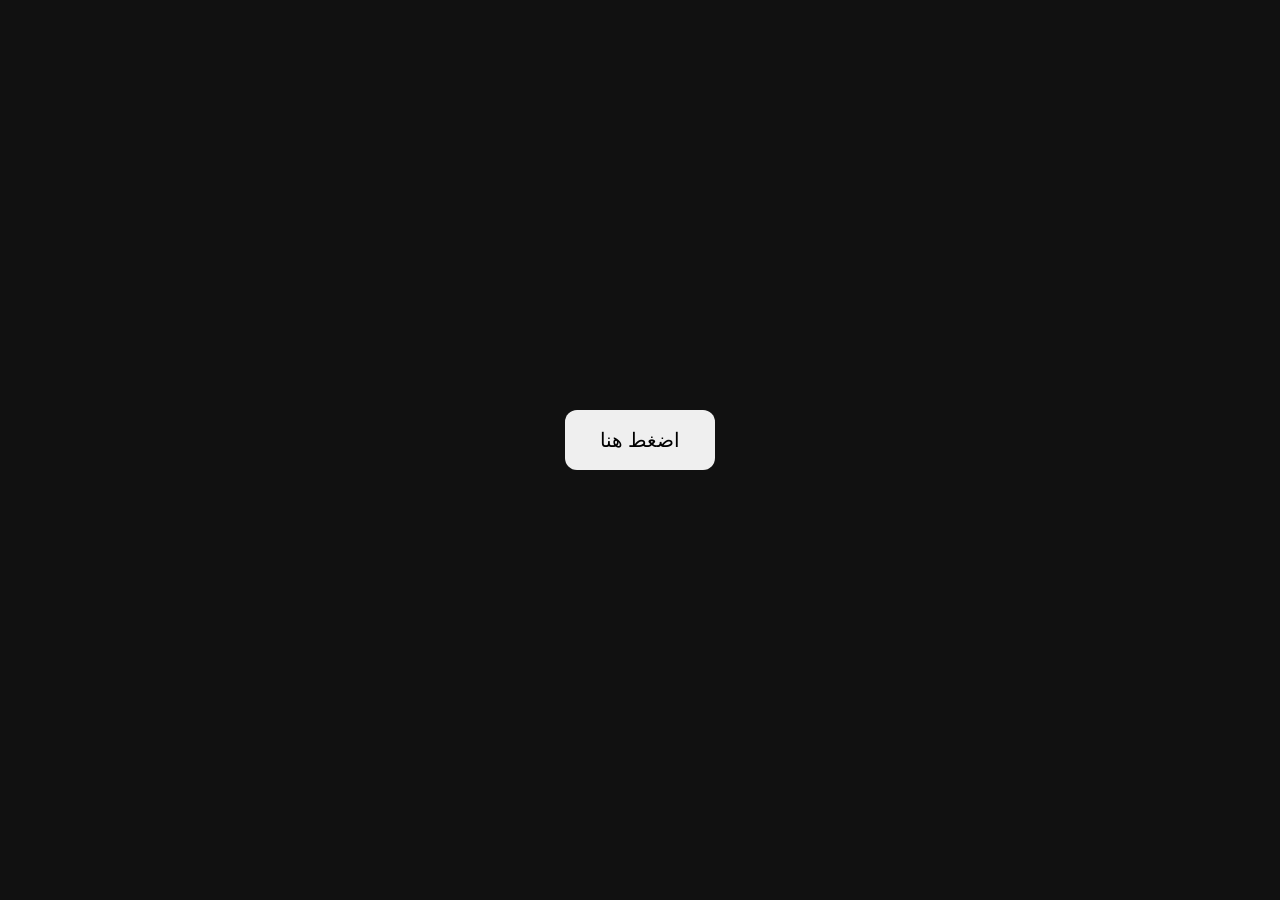
<file: index.html>
<!DOCTYPE html>
<html lang="ar">
<head>
<meta charset="UTF-8">
<title>تجربة</title>
<style>
body {
  margin: 0;
  height: 100vh;
  display: grid;
  place-items: center;
  font-family: Arial;
  background: #111;
  color: white;
}
button {
  padding: 18px 35px;
  font-size: 20px;
  border: 0;
  border-radius: 12px;
  cursor: pointer;
}
#msg {
  margin-top: 20px;
  text-align: center;
}
</style>
</head>
<body>

<div>
  <button onclick="demo()">اضغط هنا</button>
  <div id="msg"></div>
</div>

<script>
function demo() {
  document.body.style.background = "#222";
  document.getElementById("msg").textContent =
    "😄 مجرد تجربة — لم يتم تغيير أي شيء في الهاتف!";
}
</script>

</body>
</html>
</file>
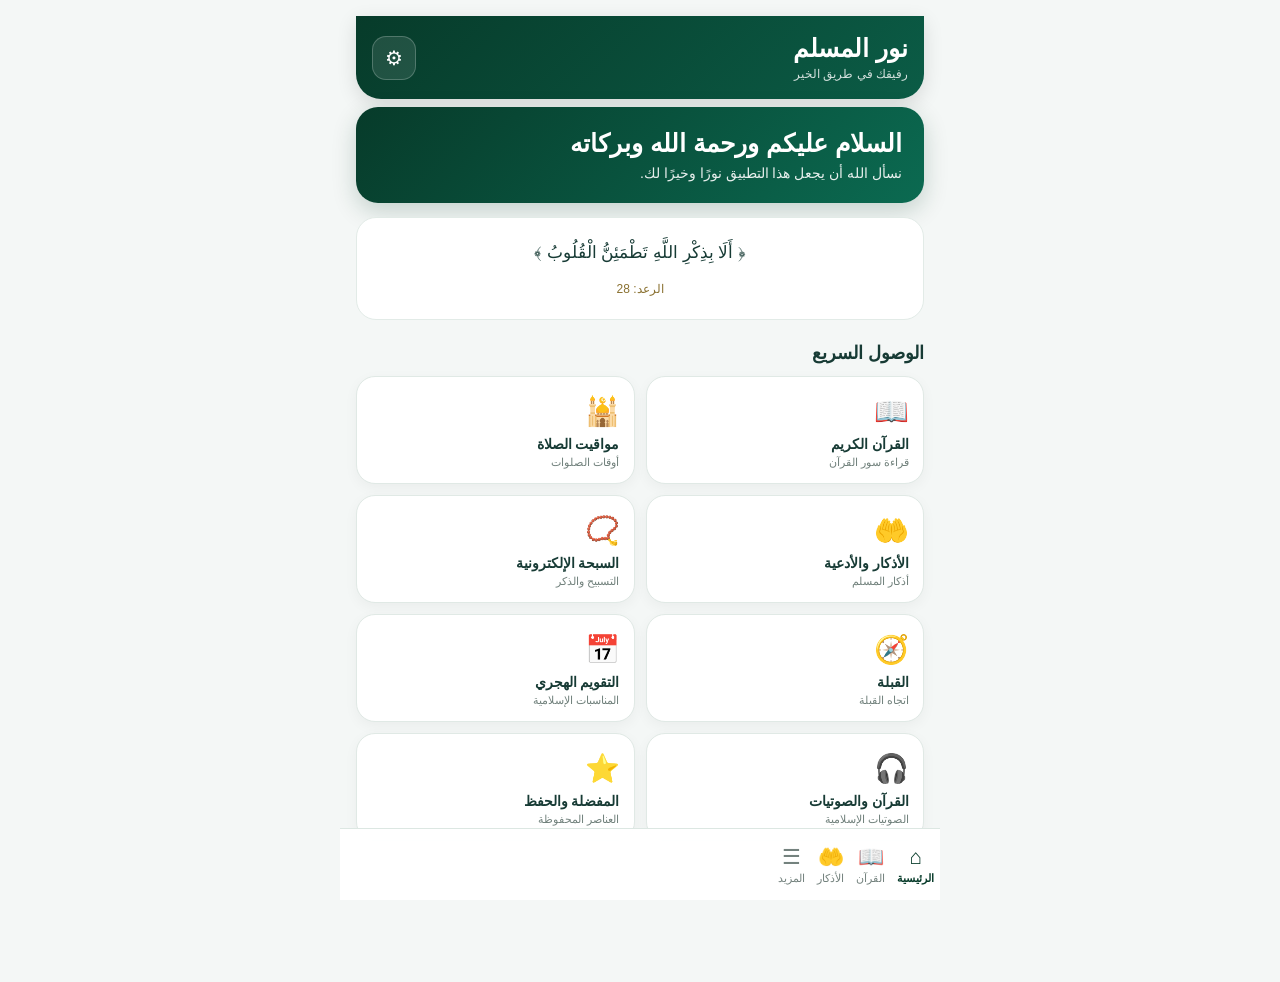
<file: index (1).html>
<!DOCTYPE html>
<html lang="ar" dir="rtl">
<head>
  <meta charset="UTF-8">
  <meta name="viewport" content="width=device-width, initial-scale=1.0, viewport-fit=cover">
  <meta name="theme-color" content="#073b2a">
  <meta name="apple-mobile-web-app-capable" content="yes">
  <meta name="mobile-web-app-capable" content="yes">

  <title>نور المسلم</title>

  <link rel="manifest" href="./manifest.json">

  <style>
    * {
      box-sizing: border-box;
      -webkit-tap-highlight-color: transparent;
    }

    html, body {
      margin: 0;
      padding: 0;
      min-height: 100%;
      background: #f4f7f6;
      color: #173b35;
      font-family: Arial, "Tahoma", sans-serif;
    }

    body {
      padding-bottom: 82px;
    }

    button {
      font-family: inherit;
      cursor: pointer;
    }

    .app {
      width: 100%;
      max-width: 600px;
      margin: auto;
      min-height: 100vh;
    }

    /* =========================
       الهيدر
       ========================= */

    .top-header {
      background:
        linear-gradient(135deg, #073b2a, #0b5c46);
      color: white;
      padding: 18px 16px;
      border-radius: 0 0 25px 25px;
      box-shadow: 0 6px 20px rgba(0,0,0,.12);
    }

    .header-row {
      display: flex;
      align-items: center;
      justify-content: space-between;
      gap: 12px;
    }

    .header-text {
      flex: 1;
    }

    .app-name {
      font-size: 25px;
      font-weight: 800;
    }

    .app-subtitle {
      margin-top: 4px;
      font-size: 12px;
      opacity: .82;
    }

    .header-button {
      width: 44px;
      height: 44px;
      border: 1px solid rgba(255,255,255,.22);
      border-radius: 14px;
      background: rgba(255,255,255,.10);
      color: white;
      font-size: 20px;
    }

    /* =========================
       الصفحات
       ========================= */

    .screen {
      display: none;
      padding: 16px;
      animation: fade .2s ease;
    }

    .screen.active {
      display: block;
    }

    @keyframes fade {
      from {
        opacity: 0;
        transform: translateY(4px);
      }
      to {
        opacity: 1;
        transform: translateY(0);
      }
    }

    .page-title {
      font-size: 24px;
      font-weight: 800;
      margin: 8px 0 16px;
      color: #073b2a;
    }

    /* =========================
       الرئيسية
       ========================= */

    .welcome {
      margin-top: 8px;
      padding: 22px;
      border-radius: 22px;
      background:
        linear-gradient(135deg, #073b2a, #0b6a51);
      color: white;
      box-shadow: 0 8px 25px rgba(7,59,42,.20);
    }

    .welcome h1 {
      margin: 0 0 7px;
      font-size: 25px;
    }

    .welcome p {
      margin: 0;
      opacity: .9;
      font-size: 14px;
    }

    .ayah {
      margin-top: 14px;
      padding: 18px;
      border-radius: 20px;
      background: #fff;
      border: 1px solid #e2ebe7;
      text-align: center;
      line-height: 2;
      font-size: 17px;
    }

    .ayah small {
      display: block;
      margin-top: 7px;
      color: #8a7131;
      font-size: 12px;
    }

    .section-title {
      margin: 22px 0 12px;
      font-size: 18px;
      font-weight: 800;
    }

    .feature-grid {
      display: grid;
      grid-template-columns: repeat(2, 1fr);
      gap: 11px;
    }

    .feature {
      min-height: 105px;
      border: 1px solid #e0e9e5;
      border-radius: 19px;
      background: white;
      box-shadow: 0 4px 14px rgba(0,0,0,.045);
      padding: 14px;
      text-align: right;
      color: #173b35;
    }

    .feature .icon {
      font-size: 28px;
      display: block;
      margin-bottom: 8px;
    }

    .feature strong {
      display: block;
      font-size: 14px;
    }

    .feature span {
      display: block;
      margin-top: 4px;
      color: #71817c;
      font-size: 11px;
    }

    /* =========================
       القرآن
       ========================= */

    .quran-tools {
      display: flex;
      gap: 8px;
      margin-bottom: 14px;
    }

    .search-box {
      flex: 1;
      border: 1px solid #d9e5e0;
      border-radius: 15px;
      background: white;
      padding: 13px;
      outline: none;
      font-family: inherit;
    }

    .quran-status {
      padding: 13px;
      background: #fff8e8;
      border: 1px solid #ead9a4;
      border-radius: 15px;
      font-size: 13px;
      margin-bottom: 12px;
      color: #705d25;
    }

    .surah-list {
      display: grid;
      gap: 9px;
    }

    .surah-card {
      border: 1px solid #e0e9e5;
      border-radius: 17px;
      background: white;
      padding: 15px;
      display: flex;
      align-items: center;
      gap: 13px;
      box-shadow: 0 3px 12px rgba(0,0,0,.04);
    }

    .surah-number {
      width: 43px;
      height: 43px;
      flex: 0 0 43px;
      border-radius: 13px;
      background: #073b2a;
      color: white;
      display: grid;
      place-items: center;
      font-weight: 800;
    }

    .surah-info {
      flex: 1;
    }

    .surah-name {
      font-size: 17px;
      font-weight: 800;
    }

    .surah-meta {
      color: #788681;
      font-size: 11px;
      margin-top: 4px;
    }

    .open-surah {
      border: 0;
      background: #eaf3ef;
      color: #073b2a;
      padding: 10px 12px;
      border-radius: 12px;
      font-weight: 700;
    }

    .no-results {
      background: white;
      padding: 25px;
      border-radius: 18px;
      text-align: center;
      color: #687873;
    }

    /* =========================
       قراءة السورة
       ========================= */

    .reader {
      background: #fffdf6;
      border: 1px solid #e9dfc3;
      border-radius: 20px;
      padding: 20px 15px;
      box-shadow: 0 4px 18px rgba(0,0,0,.05);
    }

    .reader-head {
      text-align: center;
      border-bottom: 1px solid #eadfbd;
      padding-bottom: 14px;
      margin-bottom: 15px;
    }

    .reader-head h2 {
      margin: 0;
      color: #073b2a;
    }

    .reader-head small {
      color: #8b7330;
    }

    .verse {
      font-family: "Times New Roman", serif;
      font-size: 22px;
      line-height: 2.35;
      text-align: center;
      padding: 12px 4px;
      color: #253f38;
    }

    .verse-number {
      display: inline-grid;
      place-items: center;
      width: 28px;
      height: 28px;
      border: 1px solid #a88d42;
      border-radius: 50%;
      color: #806827;
      font-size: 12px;
      margin: 0 5px;
      vertical-align: middle;
    }

    .back-button {
      border: 0;
      background: #073b2a;
      color: white;
      border-radius: 13px;
      padding: 11px 16px;
      margin-bottom: 13px;
    }

    /* =========================
       البطاقات العامة
       ========================= */

    .card {
      background: white;
      border: 1px solid #e0e9e5;
      border-radius: 19px;
      padding: 18px;
      margin-bottom: 12px;
      box-shadow: 0 4px 15px rgba(0,0,0,.04);
    }

    .card h3 {
      margin: 0 0 8px;
      color: #073b2a;
    }

    .card p {
      margin: 0;
      line-height: 1.9;
      color: #566761;
    }

    /* =========================
       السبحة
       ========================= */

    .tasbeeh {
      text-align: center;
      padding: 25px 10px;
    }

    .counter {
      width: 190px;
      height: 190px;
      border-radius: 50%;
      margin: 20px auto;
      background: #073b2a;
      color: white;
      display: grid;
      place-items: center;
      font-size: 52px;
      font-weight: 800;
      box-shadow: 0 12px 30px rgba(7,59,42,.25);
    }

    .tasbeeh-name {
      font-size: 21px;
      font-weight: 800;
    }

    .tasbeeh-button {
      width: 180px;
      padding: 16px;
      border: 0;
      border-radius: 18px;
      background: #b8953e;
      color: white;
      font-size: 18px;
      font-weight: 800;
    }

    .reset-button {
      margin-top: 12px;
      border: 0;
      background: #edf2ef;
      color: #073b2a;
      padding: 11px 20px;
      border-radius: 13px;
    }

    /* =========================
       الأذكار
       ========================= */

    .dhikr {
      border-right: 4px solid #b8953e;
      line-height: 2;
    }

    .dhikr-title {
      font-weight: 800;
      color: #073b2a;
      margin-bottom: 8px;
    }

    /* =========================
       القبلة
       ========================= */

    .qibla-box {
      text-align: center;
      padding: 30px 10px;
    }

    .compass {
      width: 220px;
      height: 220px;
      border: 8px solid #073b2a;
      border-radius: 50%;
      margin: 20px auto;
      display: grid;
      place-items: center;
      position: relative;
      background: #eef5f2;
    }

    .compass-arrow {
      font-size: 80px;
      color: #b8953e;
    }

    /* =========================
       الصلاة
       ========================= */

    .prayer {
      display: flex;
      justify-content: space-between;
      align-items: center;
      padding: 15px 0;
      border-bottom: 1px solid #edf1ef;
    }

    .prayer:last-child {
      border-bottom: 0;
    }

    .prayer-name {
      font-weight: 800;
    }

    .prayer-time {
      color: #073b2a;
      font-weight: 800;
    }

    /* =========================
       الإعدادات
       ========================= */

    .setting {
      display: flex;
      justify-content: space-between;
      align-items: center;
      padding: 15px 0;
      border-bottom: 1px solid #edf1ef;
    }

    .setting:last-child {
      border-bottom: 0;
    }

    .switch {
      width: 48px;
      height: 27px;
      border-radius: 30px;
      border: 0;
      background: #cdd8d4;
      position: relative;
    }

    .switch.active {
      background: #073b2a;
    }

    .switch::after {
      content: "";
      position: absolute;
      top: 4px;
      right: 4px;
      width: 19px;
      height: 19px;
      border-radius: 50%;
      background: white;
      transition: .2s;
    }

    .switch.active::after {
      right: 25px;
    }

    /* =========================
       القائمة السفلية
       ========================= */

    .bottom-nav {
      position: fixed;
      bottom: 0;
      right: 0;
      left: 0;
      max-width: 600px;
      margin: auto;
      height: 72px;
      background: rgba(255,255,255,.97);
      border-top: 1px solid #dce7e2;
      display: grid;
      grid-template-columns: repeat(4, 1fr);
      z-index: 100;
      padding-bottom: env(safe-area-inset-bottom);
    }

    .nav-btn {
      border: 0;
      background: transparent;
      color: #74827e;
      font-size: 11px;
    }

    .nav-btn .nav-icon {
      display: block;
      font-size: 21px;
      margin-bottom: 3px;
    }

    .nav-btn.active {
      color: #073b2a;
      font-weight: 800;
    }

    /* =========================
       رسالة
       ========================= */

    .toast {
      position: fixed;
      bottom: 88px;
      left: 50%;
      transform: translateX(-50%);
      background: #073b2a;
      color: white;
      padding: 12px 18px;
      border-radius: 14px;
      z-index: 200;
      display: none;
      box-shadow: 0 8px 25px rgba(0,0,0,.2);
      font-size: 13px;
    }

    /* =========================
       الوضع الليلي
       ========================= */

    body.dark {
      background: #071c17;
      color: #e7f0ed;
    }

    body.dark .screen {
      color: #e7f0ed;
    }

    body.dark .feature,
    body.dark .card,
    body.dark .surah-card,
    body.dark .ayah,
    body.dark .no-results,
    body.dark .search-box {
      background: #102a23;
      border-color: #25463c;
      color: #e7f0ed;
    }

    body.dark .feature span,
    body.dark .surah-meta,
    body.dark .card p {
      color: #aebfba;
    }

    body.dark .page-title,
    body.dark .section-title,
    body.dark .feature strong,
    body.dark .surah-name {
      color: #e7f0ed;
    }

    body.dark .bottom-nav {
      background: #0c241e;
      border-color: #25463c;
    }

    body.dark .nav-btn {
      color: #aebfba;
    }

    body.dark .nav-btn.active {
      color: #d5b35a;
    }

    /* =========================
       لوحة التحكم الخارجية
       تُفتح بالرابط ?admin=1
       ========================= */

    .admin-panel {
      display: none;
      min-height: 100vh;
      padding: 18px 14px 30px;
      background: #f4f7f6;
    }

    .admin-wrap {
      width: 100%;
      max-width: 760px;
      margin: 0 auto;
    }

    .admin-head {
      background: linear-gradient(135deg, #073b2a, #0b6a51);
      color: #fff;
      border-radius: 24px;
      padding: 20px;
      box-shadow: 0 10px 30px rgba(7,59,42,.18);
      margin-bottom: 14px;
    }

    .admin-head-row {
      display: flex;
      align-items: center;
      justify-content: space-between;
      gap: 12px;
    }

    .admin-title {
      margin: 0;
      font-size: 24px;
      font-weight: 800;
    }

    .admin-subtitle {
      margin: 5px 0 0;
      opacity: .86;
      font-size: 13px;
    }

    .admin-back {
      border: 1px solid rgba(255,255,255,.22);
      background: rgba(255,255,255,.10);
      color: #fff;
      width: 44px;
      height: 44px;
      border-radius: 14px;
      font-size: 20px;
    }

    .admin-card {
      background: #fff;
      border-radius: 20px;
      padding: 16px;
      margin-bottom: 12px;
      box-shadow: 0 5px 18px rgba(0,0,0,.06);
    }

    .admin-card h3 {
      margin: 0 0 12px;
      color: #17483d;
      font-size: 17px;
    }

    .admin-grid {
      display: grid;
      grid-template-columns: repeat(2, minmax(0, 1fr));
      gap: 10px;
    }

    .admin-field {
      display: flex;
      flex-direction: column;
      gap: 6px;
    }

    .admin-field.full {
      grid-column: 1 / -1;
    }

    .admin-field label {
      font-size: 12px;
      color: #5d716b;
      font-weight: 700;
    }

    .admin-field input,
    .admin-field textarea {
      width: 100%;
      border: 1px solid #d8e4e0;
      border-radius: 13px;
      padding: 12px;
      font: inherit;
      color: #173b35;
      background: #fbfdfc;
      outline: none;
    }

    .admin-field textarea {
      min-height: 90px;
      resize: vertical;
    }


    .admin-field select {
      width: 100%; border: 1px solid #d8e4e0; border-radius: 13px;
      padding: 12px; font: inherit; color: #173b35; background: #fbfdfc; outline: none;
    }
    body.dark .admin-field select { background:#0a211b; color:#edf7f3; border-color:#29463d; }
    .admin-field input:focus,
    .admin-field textarea:focus {
      border-color: #0b6a51;
      box-shadow: 0 0 0 3px rgba(11,106,81,.10);
    }

    .admin-actions {
      display: grid;
      grid-template-columns: repeat(2, minmax(0, 1fr));
      gap: 10px;
    }

    .admin-btn {
      border: 0;
      border-radius: 14px;
      padding: 13px 12px;
      font: inherit;
      font-weight: 800;
    }

    .admin-btn.primary {
      background: #0b6a51;
      color: #fff;
    }

    .admin-btn.secondary {
      background: #edf4f1;
      color: #17483d;
    }

    .admin-btn.danger {
      background: #f7e9e7;
      color: #8b3c31;
    }

    .admin-note {
      margin: 8px 0 0;
      font-size: 11px;
      line-height: 1.7;
      color: #6b7d77;
    }

    .admin-status {
      display: none;
      margin-top: 10px;
      padding: 10px 12px;
      border-radius: 12px;
      background: #edf7f3;
      color: #17624d;
      font-size: 12px;
      font-weight: 700;
    }

    body.dark .admin-panel {
      background: #071b16;
    }

    body.dark .admin-card {
      background: #102820;
      color: #e8f3ef;
    }

    body.dark .admin-card h3 {
      color: #d8eadf;
    }

    body.dark .admin-field label,
    body.dark .admin-note {
      color: #a7bdb5;
    }

    body.dark .admin-field input,
    body.dark .admin-field textarea {
      background: #0a211b;
      color: #edf7f3;
      border-color: #29463d;
    }

    body.dark .admin-btn.secondary {
      background: #19362d;
      color: #e4f1ec;
    }

    body.dark .admin-status {
      background: #15392e;
      color: #cde9dd;
    }

    @media (max-width: 520px) {
      .admin-grid,
      .admin-actions {
        grid-template-columns: 1fr;
      }

      .admin-field.full {
        grid-column: auto;
      }
    }
  </style>
</head>

<body>

<div class="app">

  <!-- =========================
       الرئيسية
       ========================= -->

  <section class="screen active" id="homeScreen">

    <header class="top-header">
      <div class="header-row">

        <div class="header-text">
          <div class="app-name">نور المسلم</div>
          <div class="app-subtitle">رفيقك في طريق الخير</div>
        </div>

        <button class="header-button" onclick="openScreen('settingsScreen')">
          ⚙
        </button>

      </div>
    </header>

    <div class="welcome">
      <h1>السلام عليكم ورحمة الله وبركاته</h1>
      <p>نسأل الله أن يجعل هذا التطبيق نورًا وخيرًا لك.</p>
    </div>

    <div class="ayah">
      ﴿ أَلَا بِذِكْرِ اللَّهِ تَطْمَئِنُّ الْقُلُوبُ ﴾
      <small>الرعد: 28</small>
    </div>

    <div class="section-title">الوصول السريع</div>

    <div class="feature-grid">

      <button class="feature" onclick="openScreen('quranScreen')">
        <span class="icon">📖</span>
        <strong>القرآن الكريم</strong>
        <span>قراءة سور القرآن</span>
      </button>

      <button class="feature" onclick="openScreen('prayerScreen')">
        <span class="icon">🕌</span>
        <strong>مواقيت الصلاة</strong>
        <span>أوقات الصلوات</span>
      </button>

      <button class="feature" onclick="openScreen('adhkarScreen')">
        <span class="icon">🤲</span>
        <strong>الأذكار والأدعية</strong>
        <span>أذكار المسلم</span>
      </button>

      <button class="feature" onclick="openScreen('tasbeehScreen')">
        <span class="icon">📿</span>
        <strong>السبحة الإلكترونية</strong>
        <span>التسبيح والذكر</span>
      </button>

      <button class="feature" onclick="openScreen('qiblaScreen')">
        <span class="icon">🧭</span>
        <strong>القبلة</strong>
        <span>اتجاه القبلة</span>
      </button>

      <button class="feature" onclick="openScreen('calendarScreen')">
        <span class="icon">📅</span>
        <strong>التقويم الهجري</strong>
        <span>المناسبات الإسلامية</span>
      </button>

      <button class="feature" onclick="openScreen('audioScreen')">
        <span class="icon">🎧</span>
        <strong>القرآن والصوتيات</strong>
        <span>الصوتيات الإسلامية</span>
      </button>

      <button class="feature" onclick="openScreen('favoritesScreen')">
        <span class="icon">⭐</span>
        <strong>المفضلة والحفظ</strong>
        <span>العناصر المحفوظة</span>
      </button>

    </div>

  </section>


  <!-- =========================
       القرآن
       ========================= -->

  <section class="screen" id="quranScreen">

    <header class="top-header">
      <div class="header-row">
        <div class="header-text">
          <div class="app-name">القرآن الكريم</div>
          <div class="app-subtitle">كتاب الله تعالى</div>
        </div>

        <button class="header-button" onclick="openScreen('homeScreen')">
          ←
        </button>
      </div>
    </header>

    <div style="height:14px"></div>

    <div class="quran-tools">
      <input
        id="quranSearch"
        class="search-box"
        type="search"
        placeholder="ابحث عن سورة..."
        oninput="filterSurahs()"
      >
    </div>

    <div id="quranStatus" class="quran-status">
      جاري تحميل القرآن الكريم...
    </div>

    <div id="surahList" class="surah-list"></div>

  </section>


  <!-- =========================
       قراءة السورة
       ========================= -->

  <section class="screen" id="readerScreen">

    <button class="back-button" onclick="openScreen('quranScreen')">
      ← العودة إلى السور
    </button>

    <div id="readerContainer"></div>

  </section>


  <!-- =========================
       الأذكار
       ========================= -->

  <section class="screen" id="adhkarScreen">

    <header class="top-header">
      <div class="header-row">
        <div class="header-text">
          <div class="app-name">الأذكار والأدعية</div>
          <div class="app-subtitle">اذكر الله يطمئن قلبك</div>
        </div>

        <button class="header-button" onclick="openScreen('homeScreen')">
          ←
        </button>
      </div>
    </header>

    <div style="height:14px"></div>

    <div class="card dhikr">
      <div class="dhikr-title">أذكار الصباح والمساء</div>
      <p>
        اللهم بك أصبحنا وبك أمسينا، وبك نحيا وبك نموت وإليك النشور.
      </p>
    </div>

    <div class="card dhikr">
      <div class="dhikr-title">ذكر عظيم</div>
      <p>
        سبحان الله والحمد لله ولا إله إلا الله والله أكبر.
      </p>
    </div>

    <div class="card dhikr">
      <div class="dhikr-title">دعاء</div>
      <p>
        اللهم إني أسألك العفو والعافية في الدنيا والآخرة.
      </p>
    </div>

    <div class="card dhikr">
      <div class="dhikr-title">الاستغفار</div>
      <p>
        أستغفر الله العظيم الذي لا إله إلا هو الحي القيوم وأتوب إليه.
      </p>
    </div>

  </section>


  <!-- =========================
       السبحة
       ========================= -->

  <section class="screen" id="tasbeehScreen">

    <header class="top-header">
      <div class="header-row">
        <div class="header-text">
          <div class="app-name">السبحة الإلكترونية</div>
          <div class="app-subtitle">سبّح واذكر الله</div>
        </div>

        <button class="header-button" onclick="openScreen('homeScreen')">
          ←
        </button>
      </div>
    </header>

    <div class="card tasbeeh">

      <div class="tasbeeh-name">سبحان الله</div>

      <div class="counter" id="counter">
        0
      </div>

      <button class="tasbeeh-button" onclick="increaseCounter()">
        تسبيح
      </button>

      <br>

      <button class="reset-button" onclick="resetCounter()">
        تصفير العداد
      </button>

    </div>

  </section>


  <!-- =========================
       القبلة
       ========================= -->

  <section class="screen" id="qiblaScreen">

    <header class="top-header">
      <div class="header-row">
        <div class="header-text">
          <div class="app-name">القبلة</div>
          <div class="app-subtitle">اتجاه الكعبة المشرفة</div>
        </div>

        <button class="header-button" onclick="openScreen('homeScreen')">
          ←
        </button>
      </div>
    </header>

    <div style="height:14px"></div>

    <div class="card qibla-box">

      <div style="font-size:18px;font-weight:800">
        اتجاه القبلة
      </div>

      <div class="compass">
        <div class="compass-arrow">↑</div>
      </div>

      <p>
        استخدم بوصلة هاتفك للحصول على الاتجاه الأدق.
      </p>

    </div>

  </section>


  <!-- =========================
       الصلاة
       ========================= -->

  <section class="screen" id="prayerScreen">

    <header class="top-header">
      <div class="header-row">
        <div class="header-text">
          <div class="app-name">مواقيت الصلاة</div>
          <div class="app-subtitle">أوقات الصلوات اليومية</div>
        </div>

        <button class="header-button" onclick="openScreen('homeScreen')">
          ←
        </button>
      </div>
    </header>

    <div style="height:14px"></div>

    <div class="card">

      <div class="prayer">
        <span class="prayer-name">الفجر</span>
        <span class="prayer-time">04:30</span>
      </div>

      <div class="prayer">
        <span class="prayer-name">الشروق</span>
        <span class="prayer-time">05:55</span>
      </div>

      <div class="prayer">
        <span class="prayer-name">الظهر</span>
        <span class="prayer-time">12:00</span>
      </div>

      <div class="prayer">
        <span class="prayer-name">العصر</span>
        <span class="prayer-time">15:30</span>
      </div>

      <div class="prayer">
        <span class="prayer-name">المغرب</span>
        <span class="prayer-time">18:05</span>
      </div>

      <div class="prayer">
        <span class="prayer-name">العشاء</span>
        <span class="prayer-time">19:25</span>
      </div>

    </div>

    <div class="card">
      <p>
        سيتم ربط مواقيت الصلاة الدقيقة بالموقع لاحقًا.
      </p>
    </div>

  </section>


  <!-- =========================
       التقويم
       ========================= -->

  <section class="screen" id="calendarScreen">

    <header class="top-header">
      <div class="header-row">

        <div class="header-text">
          <div class="app-name">التقويم الهجري</div>
          <div class="app-subtitle">المناسبات الإسلامية</div>
        </div>

        <button class="header-button" onclick="openScreen('homeScreen')">
          ←
        </button>

      </div>
    </header>

    <div style="height:14px"></div>

    <div class="card">
      <h3>التاريخ الهجري</h3>

      <p id="hijriDate">
        جاري حساب التاريخ...
      </p>
    </div>

    <div class="card">
      <h3>المناسبات الإسلامية</h3>

      <p>
        يمكن إضافة قائمة المناسبات الإسلامية الكاملة في المرحلة التالية.
      </p>
    </div>

  </section>


  <!-- =========================
       القرآن والصوتيات
       ========================= -->

  <section class="screen" id="audioScreen">

    <header class="top-header">
      <div class="header-row">

        <div class="header-text">
          <div class="app-name">القرآن والصوتيات</div>
          <div class="app-subtitle">استماع وقراءة</div>
        </div>

        <button class="header-button" onclick="openScreen('homeScreen')">
          ←
        </button>

      </div>
    </header>

    <div style="height:14px"></div>

    <div class="card">
      <h3>🎧 القرآن الكريم</h3>

      <p>
        قسم الصوتيات جاهز لإضافة ملفات التلاوة وربطها بالسور.
      </p>
    </div>

    <div class="card">
      <h3>🔊 مشغل القرآن</h3>

      <p>
        سيتم تشغيل التلاوات الصوتية من الملفات أو المصادر المعتمدة عند إضافتها.
      </p>
    </div>

  </section>


  <!-- =========================
       المفضلة والحفظ
       ========================= -->

  <section class="screen" id="favoritesScreen">

    <header class="top-header">
      <div class="header-row">

        <div class="header-text">
          <div class="app-name">المفضلة والحفظ</div>
          <div class="app-subtitle">ما حفظته في مكان واحد</div>
        </div>

        <button class="header-button" onclick="openScreen('homeScreen')">
          ←
        </button>

      </div>
    </header>

    <div style="height:14px"></div>

    <div class="no-results">
      لا توجد عناصر محفوظة حاليًا.
    </div>

  </section>


  <!-- =========================
       الإعدادات
       ========================= -->

  <section class="screen" id="settingsScreen">

    <header class="top-header">
      <div class="header-row">

        <div class="header-text">
          <div class="app-name">الإعدادات</div>
          <div class="app-subtitle">تخصيص نور المسلم</div>
        </div>

        <button class="header-button" onclick="openScreen('homeScreen')">
          ←
        </button>

      </div>
    </header>

    <div style="height:14px"></div>

    <div class="card">

      <div class="setting">
        <span>الوضع الليلي</span>

        <button
          id="darkSwitch"
          class="switch"
          onclick="toggleDark()">
        </button>
      </div>

      <div class="setting">
        <span>التنبيهات</span>

        <button
          class="switch"
          onclick="showToast('سيتم تفعيل التنبيهات لاحقًا')">
        </button>
      </div>

    </div>

    <div class="card">

      <h3>نور المسلم</h3>

      <p>
        تطبيق إسلامي يساعدك على القرآن والأذكار والسبحة والقبلة ومواقيت الصلاة.
      </p>

    </div>

  </section>

</div>


<!-- =========================
     لوحة التحكم الخارجية
     تفتح عند إضافة ?admin=1 إلى رابط التطبيق
     ========================= -->

<section class="admin-panel" id="adminPanel">
  <div class="admin-wrap">
    <div class="admin-head">
      <div class="admin-head-row">
        <div>
          <h1 class="admin-title">لوحة تحكم نور المسلم</h1>
          <p class="admin-subtitle">إدارة أقسام التطبيق وإعداداته من مكان واحد</p>
        </div>
        <button class="admin-back" onclick="openPublicApp()" aria-label="فتح التطبيق">←</button>
      </div>
    </div>

    <div class="admin-card">
      <h3>⚙️ الإعدادات العامة</h3>
      <div class="admin-grid">
        <div class="admin-field"><label>اسم التطبيق</label><input id="adminAppName" type="text"></div>
        <div class="admin-field"><label>الوصف المختصر</label><input id="adminAppSubtitle" type="text"></div>
        <div class="admin-field full"><label>رسالة الرئيسية</label><textarea id="adminWelcome"></textarea></div>
      </div>
    </div>

    <div class="admin-card">
      <h3>🕌 مواقيت الصلاة</h3>
      <div class="admin-grid">
        <div class="admin-field"><label>الفجر</label><input id="adminFajr" type="time"></div>
        <div class="admin-field"><label>الشروق</label><input id="adminSunrise" type="time"></div>
        <div class="admin-field"><label>الظهر</label><input id="adminDhuhr" type="time"></div>
        <div class="admin-field"><label>العصر</label><input id="adminAsr" type="time"></div>
        <div class="admin-field"><label>المغرب</label><input id="adminMaghrib" type="time"></div>
        <div class="admin-field"><label>العشاء</label><input id="adminIsha" type="time"></div>
      </div>
    </div>

    <div class="admin-card">
      <h3>📖 القرآن الكريم</h3>
      <div class="admin-grid">
        <div class="admin-field"><label>عنوان قسم القرآن</label><input id="adminQuranTitle" type="text"></div>
        <div class="admin-field"><label>رسالة قسم القرآن</label><input id="adminQuranNote" type="text"></div>
        <div class="admin-field full"><label>حالة بيانات القرآن</label><input id="adminQuranStatus" type="text" readonly></div>
      </div>
    </div>

    <div class="admin-card">
      <h3>🤲 الأذكار والأدعية</h3>
      <div class="admin-grid">
        <div class="admin-field"><label>عنوان القسم</label><input id="adminAdhkarTitle" type="text"></div>
        <div class="admin-field"><label>الوصف</label><input id="adminAdhkarSubtitle" type="text"></div>
        <div class="admin-field full"><label>رسالة إضافية</label><textarea id="adminAdhkarNote"></textarea></div>
      </div>
    </div>

    <div class="admin-card">
      <h3>📿 السبحة الإلكترونية</h3>
      <div class="admin-grid">
        <div class="admin-field"><label>اسم الذكر الافتراضي</label><input id="adminTasbeehName" type="text"></div>
        <div class="admin-field"><label>العداد يبدأ من</label><input id="adminTasbeehStart" type="number" min="0"></div>
      </div>
    </div>

    <div class="admin-card">
      <h3>🧭 القبلة</h3>
      <div class="admin-grid">
        <div class="admin-field"><label>عنوان قسم القبلة</label><input id="adminQiblaTitle" type="text"></div>
        <div class="admin-field"><label>الوصف</label><input id="adminQiblaSubtitle" type="text"></div>
      </div>
    </div>

    <div class="admin-card">
      <h3>📅 التقويم والمناسبات</h3>
      <div class="admin-grid">
        <div class="admin-field"><label>عنوان التقويم</label><input id="adminCalendarTitle" type="text"></div>
        <div class="admin-field"><label>الوصف</label><input id="adminCalendarSubtitle" type="text"></div>
        <div class="admin-field full"><label>المناسبات الإسلامية</label><textarea id="adminEvents" placeholder="اكتب كل مناسبة في سطر مستقل"></textarea></div>
      </div>
    </div>

    <div class="admin-card">
      <h3>🔊 القرآن والصوتيات</h3>
      <div class="admin-grid">
        <div class="admin-field"><label>عنوان قسم الصوتيات</label><input id="adminAudioTitle" type="text"></div>
        <div class="admin-field"><label>الوصف</label><input id="adminAudioSubtitle" type="text"></div>
      </div>
    </div>

    <div class="admin-card">
      <h3>⭐ المفضلة والحفظ</h3>
      <div class="admin-grid">
        <div class="admin-field"><label>عنوان القسم</label><input id="adminFavoritesTitle" type="text"></div>
        <div class="admin-field"><label>الوصف</label><input id="adminFavoritesSubtitle" type="text"></div>
      </div>
    </div>

    <div class="admin-card">
      <h3>🔔 التنبيهات والإعدادات</h3>
      <div class="admin-grid">
        <div class="admin-field"><label>تفعيل التنبيهات</label>
          <select id="adminNotifications"><option value="1">مفعلة</option><option value="0">متوقفة</option></select>
        </div>
        <div class="admin-field"><label>الوضع الليلي الافتراضي</label>
          <select id="adminDarkDefault"><option value="1">مفعل</option><option value="0">متوقف</option></select>
        </div>
      </div>
    </div>

    <div class="admin-card">
      <h3>💾 حفظ</h3>
      <div class="admin-actions">
        <button class="admin-btn primary" onclick="saveAdminSettings()">حفظ كل الإعدادات</button>
        <button class="admin-btn secondary" onclick="openPublicApp()">فتح التطبيق</button>
        <button class="admin-btn secondary" onclick="copyPublicLink()">نسخ رابط التطبيق</button>
        <button class="admin-btn danger" onclick="resetAdminSettings()">إرجاع الافتراضي</button>
      </div>
      <div class="admin-status" id="adminStatus"></div>
    </div>
  </div>
</section>


<!-- =========================
     القائمة السفلية
     ========================= -->

<nav class="bottom-nav">

  <button
    id="navHome"
    class="nav-btn active"
    onclick="openScreen('homeScreen')">

    <span class="nav-icon">⌂</span>
    الرئيسية

  </button>


  <button
    id="navQuran"
    class="nav-btn"
    onclick="openScreen('quranScreen')">

    <span class="nav-icon">📖</span>
    القرآن

  </button>


  <button
    id="navAdhkar"
    class="nav-btn"
    onclick="openScreen('adhkarScreen')">

    <span class="nav-icon">🤲</span>
    الأذكار

  </button>


  <button
    id="navMore"
    class="nav-btn"
    onclick="openScreen('settingsScreen')">

    <span class="nav-icon">☰</span>
    المزيد

  </button>

</nav>


<div id="toast" class="toast"></div>


<script>

/* =========================================================
   نور المسلم - JavaScript
   ========================================================= */

let quranData = [];
let currentSurahs = [];
let tasbeehCount = 0;

// أسماء السور الأساسية، وتُستخدم فقط إذا لم يكن الاسم موجودًا داخل quran.json.
const SURAH_NAMES = [
    "الفاتحة",
    "البقرة",
    "آل عمران",
    "النساء",
    "المائدة",
    "الأنعام",
    "الأعراف",
    "الأنفال",
    "التوبة",
    "يونس",
    "هود",
    "يوسف",
    "الرعد",
    "إبراهيم",
    "الحجر",
    "النحل",
    "الإسراء",
    "الكهف",
    "مريم",
    "طه",
    "الأنبياء",
    "الحج",
    "المؤمنون",
    "النور",
    "الفرقان",
    "الشعراء",
    "النمل",
    "القصص",
    "العنكبوت",
    "الروم",
    "لقمان",
    "السجدة",
    "الأحزاب",
    "سبأ",
    "فاطر",
    "يس",
    "الصافات",
    "ص",
    "الزمر",
    "غافر",
    "فصلت",
    "الشورى",
    "الزخرف",
    "الدخان",
    "الجاثية",
    "الأحقاف",
    "محمد",
    "الفتح",
    "الحجرات",
    "ق",
    "الذاريات",
    "الطور",
    "النجم",
    "القمر",
    "الرحمن",
    "الواقعة",
    "الحديد",
    "المجادلة",
    "الحشر",
    "الممتحنة",
    "الصف",
    "الجمعة",
    "المنافقون",
    "التغابن",
    "الطلاق",
    "التحريم",
    "الملك",
    "القلم",
    "الحاقة",
    "المعارج",
    "نوح",
    "الجن",
    "المزمل",
    "المدثر",
    "القيامة",
    "الإنسان",
    "المرسلات",
    "النبأ",
    "النازعات",
    "عبس",
    "التكوير",
    "الانفطار",
    "المطففين",
    "الانشقاق",
    "البروج",
    "الطارق",
    "الأعلى",
    "الغاشية",
    "الفجر",
    "البلد",
    "الشمس",
    "الليل",
    "الضحى",
    "الشرح",
    "التين",
    "العلق",
    "القدر",
    "البينة",
    "الزلزلة",
    "العاديات",
    "القارعة",
    "التكاثر",
    "العصر",
    "الهمزة",
    "الفيل",
    "قريش",
    "الماعون",
    "الكوثر",
    "الكافرون",
    "النصر",
    "المسد",
    "الإخلاص",
    "الفلق",
    "الناس"
];


/* =========================
   التنقل بين الصفحات
   ========================= */

function openScreen(screenId) {

  document.querySelectorAll(".screen").forEach(function(screen) {
    screen.classList.remove("active");
  });

  const target = document.getElementById(screenId);

  if (target) {
    target.classList.add("active");
  }

  updateBottomNavigation(screenId);

  window.scrollTo({
    top: 0,
    behavior: "smooth"
  });

}


/* =========================
   القائمة السفلية
   ========================= */

function updateBottomNavigation(screenId) {

  document.querySelectorAll(".nav-btn").forEach(function(button) {
    button.classList.remove("active");
  });

  if (screenId === "homeScreen") {

    document.getElementById("navHome")
      .classList.add("active");

  }

  else if (
    screenId === "quranScreen" ||
    screenId === "readerScreen"
  ) {

    document.getElementById("navQuran")
      .classList.add("active");

  }

  else if (screenId === "adhkarScreen") {

    document.getElementById("navAdhkar")
      .classList.add("active");

  }

  else {

    document.getElementById("navMore")
      .classList.add("active");

  }

}


/* =========================
   الرسائل
   ========================= */

function showToast(message) {

  const toast =
    document.getElementById("toast");

  toast.textContent = message;

  toast.style.display = "block";

  clearTimeout(window.toastTimer);

  window.toastTimer =
    setTimeout(function() {

      toast.style.display = "none";

    }, 2500);

}

/* =========================
   تحميل القرآن
   ========================= */

async function loadQuran() {

  const container =
    document.getElementById("surahList");

  const status =
    document.getElementById("quranStatus");

  try {

    status.textContent =
      "جاري تحميل القرآن الكريم...";


    const response =
      await fetch("./quran.json", {
        cache: "default"
      });


    if (!response.ok) {

      throw new Error(
        "Quran file not found - HTTP " +
        response.status
      );

    }


    quranData =
      await response.json();


    if (Array.isArray(quranData)) {

      currentSurahs =
        quranData;

    }

    else if (
      Array.isArray(quranData.surahs)
    ) {

      currentSurahs =
        quranData.surahs;

    }

    else if (
      Array.isArray(quranData.data)
    ) {

      currentSurahs =
        quranData.data;

    }

    else {

      throw new Error(
        "Unknown Quran JSON format"
      );

    }


    if (!currentSurahs.length) {

      throw new Error(
        "Quran data is empty"
      );

    }


    renderSurahs(currentSurahs);


    status.textContent =
      "تم تحميل القرآن الكريم — عدد السور: " +
      currentSurahs.length;

  }

  catch (error) {

    console.error(
      "Quran error:",
      error
    );


    status.textContent =
      "تعذر تحميل القرآن الكريم.";


    if (container) {

      container.innerHTML = `

        <div class="no-results">

          تعذر تحميل القرآن الكريم.

          <br><br>

          تأكد من وجود ملف

          <strong>quran.json</strong>

          في نفس مجلد

          <strong>index.html</strong>.

        </div>

      `;
    }

  }

}


/* =========================
   عرض السور
   ========================= */

function renderSurahs(surahs) {

  const container =
    document.getElementById("surahList");

  if (!container) {
    return;
  }

  if (
    !Array.isArray(surahs) ||
    surahs.length === 0
  ) {
    container.innerHTML = `
      <div class="no-results">
        لا توجد سور لعرضها.
      </div>
    `;
    return;
  }

  container.innerHTML =
    surahs.map(function(surah, index) {

      const number =
        Number(
          surah.id ??
          surah.number ??
          (index + 1)
        );

      const name =
        surah.name ??
        surah.title ??
        SURAH_NAMES[number - 1] ??
        ("سورة رقم " + number);

      const verses =
        surah.verses ??
        surah.ayahs ??
        surah.ayat ??
        [];

      const count =
        Array.isArray(verses)
          ? verses.length
          : (
              surah.numberOfAyahs ?? 0
            );

      return `
        <div class="surah-card">
          <div class="surah-number">
            ${number}
          </div>

          <div class="surah-info">
            <div class="surah-name">
              ${escapeHTML(name)}
            </div>

            <div class="surah-meta">
              ${
                count
                  ? count + " آية"
                  : "القرآن الكريم"
              }
            </div>
          </div>

          <button
            class="open-surah"
            onclick="openSurahByNumber(${number})">
            قراءة
          </button>
        </div>
      `;
    }).join("");
}

/* =========================
   البحث
   ========================= */

function filterSurahs() {

  const input =
    document.getElementById(
      "quranSearch"
    ).value
      .trim()
      .toLowerCase();

  if (!input) {
    renderSurahs(currentSurahs);
    return;
  }

  const filtered =
    currentSurahs.filter(function(surah, index) {

      const number =
        Number(
          surah.id ??
          surah.number ??
          (index + 1)
        );

      const name =
        String(
          surah.name ??
          surah.title ??
          SURAH_NAMES[number - 1] ??
          ""
        ).toLowerCase();

      return name.includes(input);
    });

  renderSurahs(filtered);
}

/* =========================
   فتح السورة
   ========================= */

function openSurahByNumber(number) {

  const index =
    currentSurahs.findIndex(function(surah, i) {

      return Number(
        surah.id ??
        surah.number ??
        (i + 1)
      ) === Number(number);

    });

  if (index === -1) {
    return;
  }

  const surah =
    currentSurahs[index];

  const name =
    surah.name ??
    surah.title ??
    SURAH_NAMES[number - 1] ??
    ("سورة رقم " + number);

  const verses =
    surah.verses ??
    surah.ayahs ??
    surah.ayat ??
    [];

  let html = `
    <div class="reader">

      <div class="reader-head">
        <h2>
          ${escapeHTML(name)}
        </h2>

        <small>
          ${
            Array.isArray(verses)
              ? verses.length
              : 0
          }
          آيات
        </small>
      </div>
  `;

  if (
    !Array.isArray(verses) ||
    verses.length === 0
  ) {

    html += `
      <div class="no-results">
        لم يتم العثور على آيات هذه السورة.
      </div>
    `;

  } else {

    verses.forEach(function(verse, i) {

      let text = "";
      let verseNumber = i + 1;

      if (typeof verse === "string") {
        text = verse;
      }

      else if (
        verse &&
        typeof verse === "object"
      ) {

        text =
          verse.text ??
          verse.aya ??
          verse.content ??
          "";

        verseNumber =
          verse.id ??
          verse.number ??
          verse.verse ??
          (i + 1);
      }

      html += `
        <div class="verse">
          ${escapeHTML(text)}
          <span class="verse-number">
            ${verseNumber}
          </span>
        </div>
      `;

    });

  }

  html += "</div>";

  document.getElementById(
    "readerContainer"
  ).innerHTML = html;

  openScreen("readerScreen");
}

/* =========================
   حماية النص
   ========================= */

function escapeHTML(value) {

  return String(value)
    .replace(/&/g, "&amp;")
    .replace(/</g, "&lt;")
    .replace(/>/g, "&gt;")
    .replace(/"/g, "&quot;")
    .replace(/'/g, "&#039;");

}


/* =========================
   السبحة
   ========================= */

function increaseCounter() {

  tasbeehCount++;


  document.getElementById(
    "counter"
  ).textContent =
    tasbeehCount;


  localStorage.setItem(
    "noor_tasbeeh",
    tasbeehCount
  );

}


function resetCounter() {

  tasbeehCount = 0;


  document.getElementById(
    "counter"
  ).textContent = "0";


  localStorage.setItem(
    "noor_tasbeeh",
    "0"
  );

}


/* =========================
   الوضع الليلي
   ========================= */

function toggleDark() {

  document.body.classList.toggle(
    "dark"
  );


  const enabled =
    document.body.classList.contains(
      "dark"
    );


  localStorage.setItem(
    "noor_dark",
    enabled ? "1" : "0"
  );


  document
    .getElementById("darkSwitch")
    .classList.toggle(
      "active",
      enabled
    );

}


/* =========================
   التاريخ الهجري
   ========================= */

function loadHijriDate() {

  const element =
    document.getElementById(
      "hijriDate"
    );


  try {

    const formatter =
      new Intl.DateTimeFormat(
        "ar-SA-u-ca-islamic",
        {
          day: "numeric",
          month: "long",
          year: "numeric"
        }
      );


    element.textContent =
      formatter.format(
        new Date()
      );

  }

  catch (error) {

    element.textContent =
      "التاريخ الهجري غير متاح حاليًا.";

  }

}


/* =========================
   تشغيل التطبيق
   ========================= */

document.addEventListener(
  "DOMContentLoaded",
  function() {


    const savedCounter =
      localStorage.getItem(
        "noor_tasbeeh"
      );


    if (savedCounter !== null) {

      tasbeehCount =
        Number(savedCounter) || 0;


      document.getElementById(
        "counter"
      ).textContent =
        tasbeehCount;

    }


    const savedDark =
      localStorage.getItem(
        "noor_dark"
      );


    if (savedDark === "1") {

      document.body.classList.add(
        "dark"
      );


      document
        .getElementById("darkSwitch")
        .classList.add("active");

    }


    loadHijriDate();


    applyAdminSettings();
    checkAdminMode();


    loadQuran();

  });


/* =========================
   لوحة التحكم الخارجية
   ========================= */

const ADMIN_DEFAULTS = {
  appName: "نور المسلم",
  appSubtitle: "رفيقك في طريق الخير",
  welcome: "نسأل الله أن يجعل هذا التطبيق نورًا وخيرًا لك.",
  fajr: "04:30", sunrise: "05:55", dhuhr: "12:00",
  asr: "15:30", maghrib: "18:05", isha: "19:25",
  quranTitle: "القرآن الكريم", quranNote: "قراءة سور القرآن",
  adhkarTitle: "الأذكار والأدعية", adhkarSubtitle: "أذكار المسلم", adhkarNote: "",
  tasbeehName: "سبحان الله", tasbeehStart: 0,
  qiblaTitle: "القبلة", qiblaSubtitle: "اتجاه الكعبة المشرفة",
  calendarTitle: "التقويم الهجري", calendarSubtitle: "المناسبات الإسلامية", events: "",
  audioTitle: "القرآن والصوتيات", audioSubtitle: "استماع وقراءة",
  favoritesTitle: "المفضلة والحفظ", favoritesSubtitle: "ما حفظته في مكان واحد",
  notifications: "1", darkDefault: "0"
};

function getAdminSettings() {
  try {
    const saved = JSON.parse(localStorage.getItem("noor_admin_settings") || "{}");
    return Object.assign({}, ADMIN_DEFAULTS, saved);
  } catch (e) {
    return Object.assign({}, ADMIN_DEFAULTS);
  }
}

function setText(selector, value) {
  document.querySelectorAll(selector).forEach(function(el) { el.textContent = value; });
}

function applyAdminSettings() {
  const x = getAdminSettings();

  setText(".app-name", x.appName);
  setText(".app-subtitle", x.appSubtitle);

  const welcome = document.querySelector(".welcome p");
  if (welcome) welcome.textContent = x.welcome;

  const times = [x.fajr, x.sunrise, x.dhuhr, x.asr, x.maghrib, x.isha];
  document.querySelectorAll("#prayerScreen .prayer-time").forEach(function(el, i) {
    if (times[i]) el.textContent = times[i];
  });

  const title = document.querySelector("#quranScreen .page-title");
  if (title) title.textContent = x.quranTitle;

  document.title = x.appName;
}

function fillAdminForm() {
  const x = getAdminSettings();
  const values = {
    adminAppName:x.appName, adminAppSubtitle:x.appSubtitle, adminWelcome:x.welcome,
    adminFajr:x.fajr, adminSunrise:x.sunrise, adminDhuhr:x.dhuhr, adminAsr:x.asr,
    adminMaghrib:x.maghrib, adminIsha:x.isha, adminQuranTitle:x.quranTitle,
    adminQuranNote:x.quranNote, adminAdhkarTitle:x.adhkarTitle,
    adminAdhkarSubtitle:x.adhkarSubtitle, adminAdhkarNote:x.adhkarNote,
    adminTasbeehName:x.tasbeehName, adminTasbeehStart:x.tasbeehStart,
    adminQiblaTitle:x.qiblaTitle, adminQiblaSubtitle:x.qiblaSubtitle,
    adminCalendarTitle:x.calendarTitle, adminCalendarSubtitle:x.calendarSubtitle,
    adminEvents:x.events, adminAudioTitle:x.audioTitle,
    adminAudioSubtitle:x.audioSubtitle, adminFavoritesTitle:x.favoritesTitle,
    adminFavoritesSubtitle:x.favoritesSubtitle, adminNotifications:x.notifications,
    adminDarkDefault:x.darkDefault
  };
  Object.keys(values).forEach(function(id) {
    const el=document.getElementById(id);
    if(el) el.value=values[id];
  });
  const qs=document.getElementById("adminQuranStatus");
  if(qs) qs.value = currentSurahs && currentSurahs.length ? ("تم تحميل " + currentSurahs.length + " سورة") : "ملف quran.json غير محمل بعد";
}

function readVal(id, fallback) {
  const el=document.getElementById(id);
  if(!el) return fallback;
  const v=el.value.trim();
  return v || fallback;
}

function saveAdminSettings() {
  const d = getAdminSettings();
  const x = {
    appName:readVal("adminAppName",d.appName), appSubtitle:readVal("adminAppSubtitle",d.appSubtitle),
    welcome:readVal("adminWelcome",d.welcome), fajr:readVal("adminFajr",d.fajr),
    sunrise:readVal("adminSunrise",d.sunrise), dhuhr:readVal("adminDhuhr",d.dhuhr),
    asr:readVal("adminAsr",d.asr), maghrib:readVal("adminMaghrib",d.maghrib), isha:readVal("adminIsha",d.isha),
    quranTitle:readVal("adminQuranTitle",d.quranTitle), quranNote:readVal("adminQuranNote",d.quranNote),
    adhkarTitle:readVal("adminAdhkarTitle",d.adhkarTitle), adhkarSubtitle:readVal("adminAdhkarSubtitle",d.adhkarSubtitle),
    adhkarNote:readVal("adminAdhkarNote",d.adhkarNote), tasbeehName:readVal("adminTasbeehName",d.tasbeehName),
    tasbeehStart:Math.max(0,Number(readVal("adminTasbeehStart",d.tasbeehStart))||0),
    qiblaTitle:readVal("adminQiblaTitle",d.qiblaTitle), qiblaSubtitle:readVal("adminQiblaSubtitle",d.qiblaSubtitle),
    calendarTitle:readVal("adminCalendarTitle",d.calendarTitle), calendarSubtitle:readVal("adminCalendarSubtitle",d.calendarSubtitle),
    events:readVal("adminEvents",d.events), audioTitle:readVal("adminAudioTitle",d.audioTitle),
    audioSubtitle:readVal("adminAudioSubtitle",d.audioSubtitle), favoritesTitle:readVal("adminFavoritesTitle",d.favoritesTitle),
    favoritesSubtitle:readVal("adminFavoritesSubtitle",d.favoritesSubtitle),
    notifications:document.getElementById("adminNotifications")?.value || d.notifications,
    darkDefault:document.getElementById("adminDarkDefault")?.value || d.darkDefault
  };
  localStorage.setItem("noor_admin_settings", JSON.stringify(x));
  applyAdminSettings();
  showAdminStatus("تم حفظ كل إعدادات لوحة التحكم بنجاح.");
}

function showAdminStatus(message) {
  const el=document.getElementById("adminStatus");
  if(!el) return;
  el.textContent=message; el.style.display="block";
  clearTimeout(window.adminStatusTimer);
  window.adminStatusTimer=setTimeout(function(){el.style.display="none";},3000);
}

function resetAdminSettings() {
  localStorage.removeItem("noor_admin_settings");
  fillAdminForm(); applyAdminSettings();
  showAdminStatus("تم إرجاع الإعدادات الافتراضية.");
}

function openPublicApp() {
  window.location.href=window.location.pathname;
}

function copyPublicLink() {
  const url=window.location.origin+window.location.pathname;
  if(navigator.clipboard && navigator.clipboard.writeText) {
    navigator.clipboard.writeText(url).then(function(){showAdminStatus("تم نسخ رابط التطبيق.");})
      .catch(function(){showAdminStatus(url);});
  } else showAdminStatus(url);
}

function openAdminPanel() {
  const app=document.querySelector(".app");
  const nav=document.querySelector(".bottom-nav");
  const panel=document.getElementById("adminPanel");
  if(!panel) return;
  if(app) app.style.display="none";
  if(nav) nav.style.display="none";
  panel.style.display="block";
  fillAdminForm();
}

function checkAdminMode() {
  const params=new URLSearchParams(window.location.search);
  const isAdmin=params.get("admin")==="1";
  if(isAdmin) openAdminPanel();
  else {
    const panel=document.getElementById("adminPanel");
    if(panel) panel.style.display="none";
    const app=document.querySelector(".app");
    const nav=document.querySelector(".bottom-nav");
    if(app) app.style.display="block";
    if(nav) nav.style.display="flex";
  }
}

/* =========================
   Service Worker
   ========================= */

if ("serviceWorker" in navigator) {

  window.addEventListener(
    "load",
    function() {

      navigator.serviceWorker
        .register(
          "./service-worker.js"
        )
        .then(function() {

          console.log(
            "Noor Al-Muslim Service Worker registered"
          );

        })
        .catch(function(error) {

          console.error(
            "Service Worker error:",
            error
          );

        });

    }
  );

}

</script>


</body>
            </html>
</file>
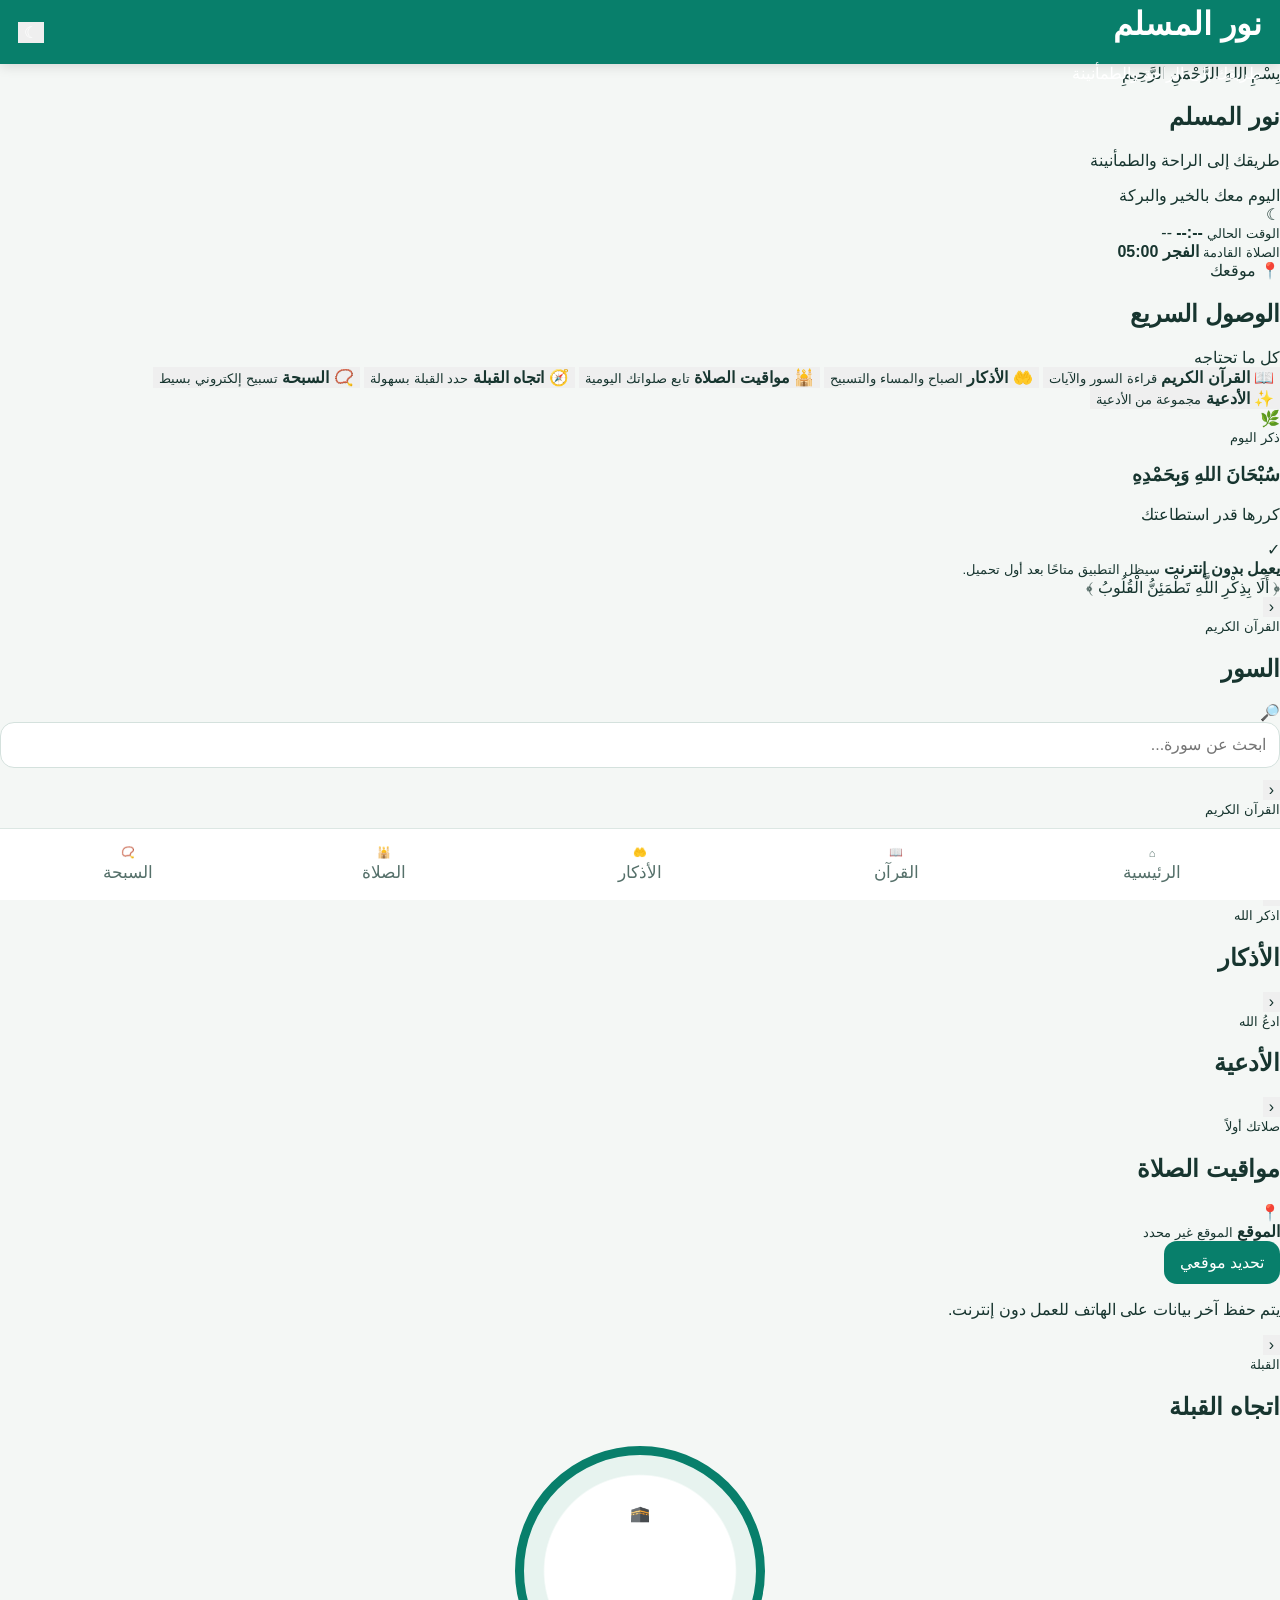
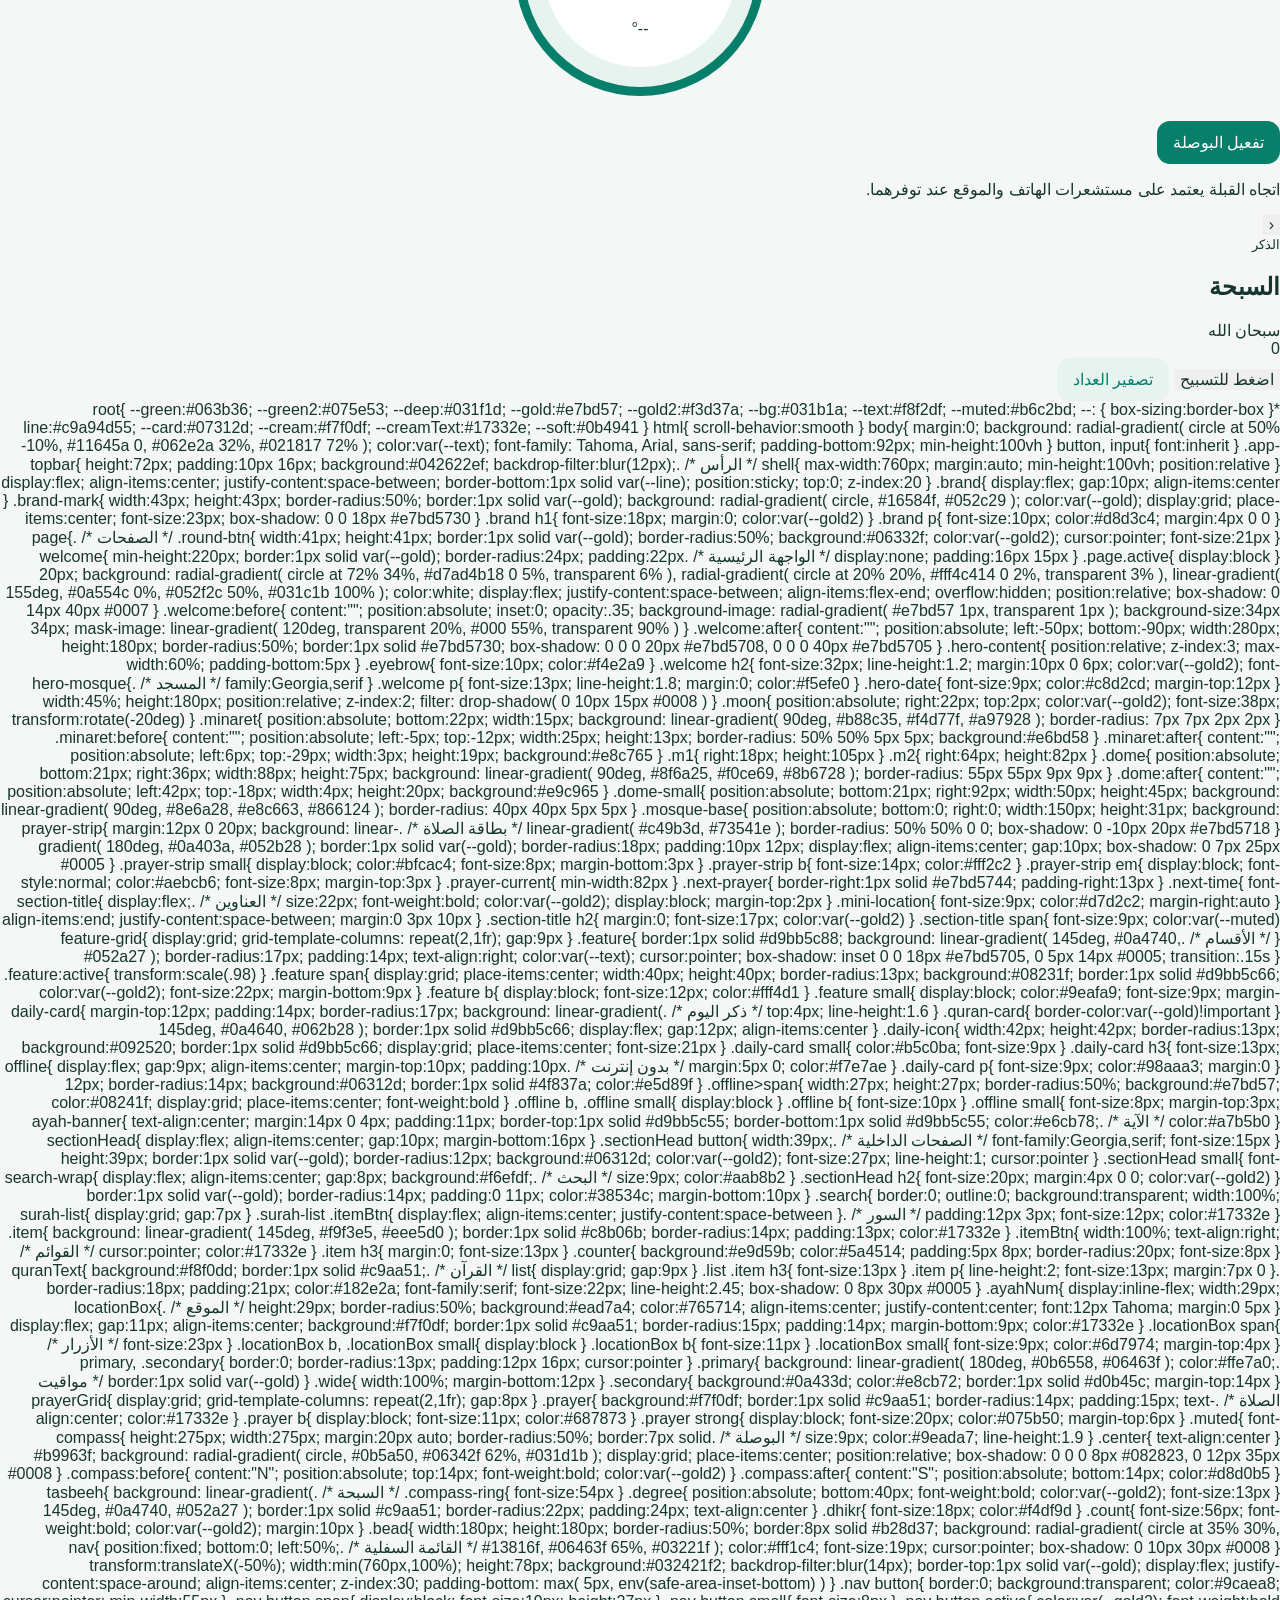
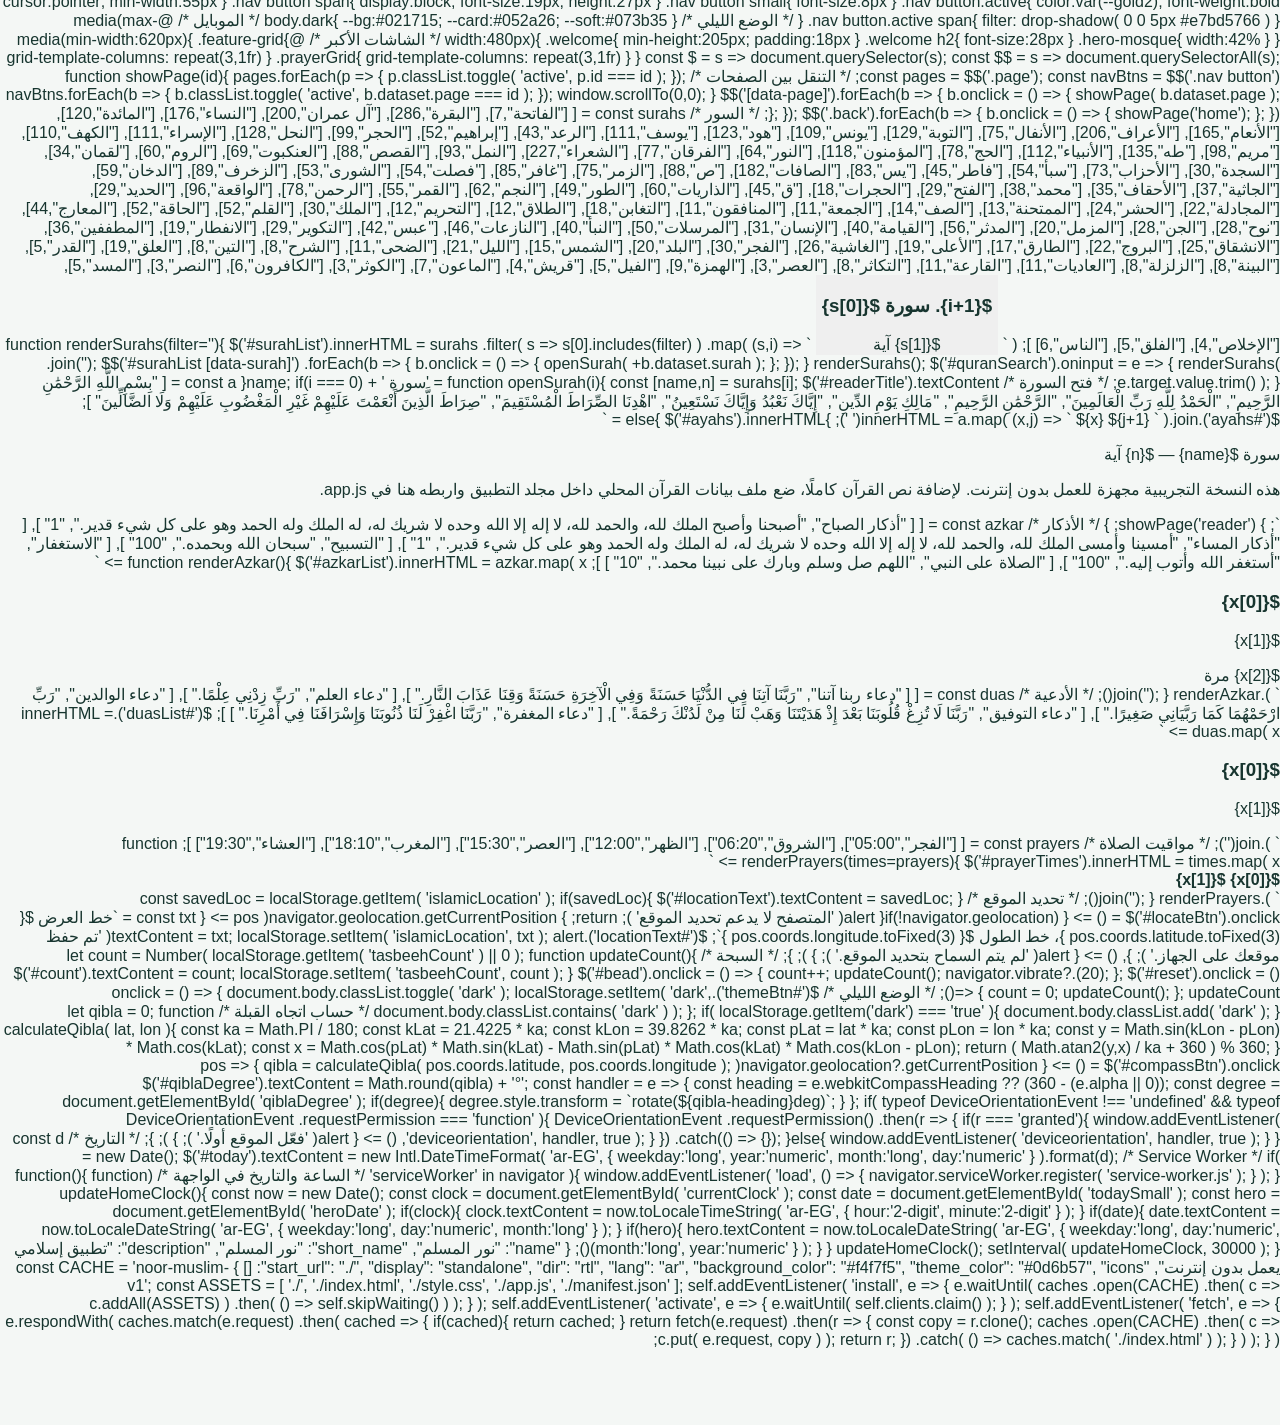
<file: old.html>
<!doctype html>
<html lang="ar" dir="rtl">
<head>
<meta charset="utf-8">
<meta name="viewport" content="width=device-width,initial-scale=1,viewport-fit=cover">
<meta name="theme-color" content="#087f68">
<meta name="description" content="نور المسلم — رفيقك الإسلامي اليومي">

<link rel="manifest" href="manifest.json">
<link rel="stylesheet" href="style.css">

<title>نور المسلم</title>
</head>

<body>

<div class="app-shell">

<header class="topbar">

  <div class="brand">

    <div class="brand-mark">☪</div>

    <div>
      <h1>نور المسلم</h1>
      <p id="today">طريقك إلى الراحة والطمأنينة</p>
    </div>

  </div>

  <button id="themeBtn" class="round-btn" aria-label="الوضع الليلي">
    ☾
  </button>

</header>


<main>

<!-- الرئيسية -->

<section id="home" class="page active">

  <div class="welcome">

    <div class="hero-content">

      <span class="eyebrow">
        بِسْمِ اللهِ الرَّحْمَنِ الرَّحِيمِ
      </span>

      <h2>نور المسلم</h2>

      <p>طريقك إلى الراحة والطمأنينة</p>

      <div class="hero-date" id="heroDate">
        اليوم معك بالخير والبركة
      </div>

    </div>


    <div class="hero-mosque" aria-hidden="true">

      <span class="moon">☾</span>

      <span class="minaret m1"></span>
      <span class="minaret m2"></span>

      <span class="dome"></span>
      <span class="dome-small"></span>

      <span class="mosque-base"></span>

    </div>

  </div>


  <div class="prayer-strip">

    <div class="prayer-current">

      <small>الوقت الحالي</small>

      <b id="currentClock">--:--</b>

      <em id="todaySmall">--</em>

    </div>


    <div class="next-prayer">

      <small>الصلاة القادمة</small>

      <b>الفجر</b>

      <strong class="next-time">05:00</strong>

    </div>


    <div class="mini-location">
      📍 موقعك
    </div>

  </div>


  <div class="section-title">

    <h2>الوصول السريع</h2>

    <span>كل ما تحتاجه</span>

  </div>


  <div class="feature-grid">

    <button class="feature quran-card" data-page="quran">

      <span>📖</span>

      <b>القرآن الكريم</b>

      <small>قراءة السور والآيات</small>

    </button>


    <button class="feature" data-page="azkar">

      <span>🤲</span>

      <b>الأذكار</b>

      <small>الصباح والمساء والتسبيح</small>

    </button>


    <button class="feature" data-page="prayer">

      <span>🕌</span>

      <b>مواقيت الصلاة</b>

      <small>تابع صلواتك اليومية</small>

    </button>


    <button class="feature" data-page="qibla">

      <span>🧭</span>

      <b>اتجاه القبلة</b>

      <small>حدد القبلة بسهولة</small>

    </button>


    <button class="feature" data-page="tasbeeh">

      <span>📿</span>

      <b>السبحة</b>

      <small>تسبيح إلكتروني بسيط</small>

    </button>


    <button class="feature" data-page="duas">

      <span>✨</span>

      <b>الأدعية</b>

      <small>مجموعة من الأدعية</small>

    </button>

  </div>


  <div class="daily-card">

    <div class="daily-icon">🌿</div>

    <div>

      <small>ذكر اليوم</small>

      <h3>سُبْحَانَ اللهِ وَبِحَمْدِهِ</h3>

      <p>كررها قدر استطاعتك</p>

    </div>

  </div>


  <div class="offline">

    <span>✓</span>

    <div>

      <b>يعمل بدون إنترنت</b>

      <small>سيظل التطبيق متاحًا بعد أول تحميل.</small>

    </div>

  </div>


  <div class="ayah-banner">
    ﴿ أَلَا بِذِكْرِ اللَّهِ تَطْمَئِنُّ الْقُلُوبُ ﴾
  </div>

</section>


<!-- القرآن -->

<section id="quran" class="page">

  <div class="sectionHead">

    <button class="back">‹</button>

    <div>
      <small>القرآن الكريم</small>
      <h2>السور</h2>
    </div>

  </div>


  <div class="search-wrap">

    🔎

    <input
      id="quranSearch"
      class="search"
      placeholder="ابحث عن سورة..."
    >

  </div>


  <div id="surahList" class="surah-list"></div>

</section>


<!-- قراءة القرآن -->

<section id="reader" class="page">

  <div class="sectionHead">

    <button class="back">‹</button>

    <div>
      <small>القرآن الكريم</small>
      <h2 id="readerTitle">السورة</h2>
    </div>

  </div>


  <article id="ayahs" class="quranText"></article>

</section>


<!-- الأذكار -->

<section id="azkar" class="page">

  <div class="sectionHead">

    <button class="back">‹</button>

    <div>
      <small>اذكر الله</small>
      <h2>الأذكار</h2>
    </div>

  </div>


  <div id="azkarList" class="list"></div>

</section>


<!-- الأدعية -->

<section id="duas" class="page">

  <div class="sectionHead">

    <button class="back">‹</button>

    <div>
      <small>ادعُ الله</small>
      <h2>الأدعية</h2>
    </div>

  </div>


  <div id="duasList" class="list"></div>

</section>


<!-- الصلاة -->

<section id="prayer" class="page">

  <div class="sectionHead">

    <button class="back">‹</button>

    <div>
      <small>صلاتك أولاً</small>
      <h2>مواقيت الصلاة</h2>
    </div>

  </div>


  <div class="locationBox">

    <span>📍</span>

    <div>

      <b>الموقع</b>

      <small id="locationText">
        الموقع غير محدد
      </small>

    </div>

  </div>


  <button id="locateBtn" class="primary wide">
    تحديد موقعي
  </button>


  <div id="prayerTimes" class="prayerGrid"></div>


  <p class="muted">
    يتم حفظ آخر بيانات على الهاتف للعمل دون إنترنت.
  </p>

</section>


<!-- القبلة -->

<section id="qibla" class="page">

  <div class="sectionHead">

    <button class="back">‹</button>

    <div>
      <small>القبلة</small>
      <h2>اتجاه القبلة</h2>
    </div>

  </div>


  <div class="compass">

    <div class="compass-ring">🕋</div>

    <div class="degree" id="qiblaDegree">
      --°
    </div>

  </div>


  <button id="compassBtn" class="primary wide">
    تفعيل البوصلة
  </button>


  <p class="muted center">
    اتجاه القبلة يعتمد على مستشعرات الهاتف والموقع عند توفرهما.
  </p>

</section>


<!-- السبحة -->

<section id="tasbeeh" class="page">

  <div class="sectionHead">

    <button class="back">‹</button>

    <div>
      <small>الذكر</small>
      <h2>السبحة</h2>
    </div>

  </div>


  <div class="tasbeeh">

    <div class="dhikr" id="dhikr">
      سبحان الله
    </div>


    <div class="count" id="count">
      0
    </div>


    <button id="bead" class="bead">
      اضغط للتسبيح
    </button>


    <button id="reset" class="secondary">
      تصفير العداد
    </button>

  </div>

</section>

</main>


<!-- القائمة السفلية -->

<nav class="nav">

  <button data-page="home" class="active">

    <span>⌂</span>

    <small>الرئيسية</small>

  </button>


  <button data-page="quran">

    <span>📖</span>

    <small>القرآن</small>

  </button>


  <button data-page="azkar">

    <span>🤲</span>

    <small>الأذكار</small>

  </button>


  <button data-page="prayer">

    <span>🕌</span>

    <small>الصلاة</small>

  </button>


  <button data-page="tasbeeh">

    <span>📿</span>

    <small>السبحة</small>

  </button>

</nav>


</div>


<script src="app.js"></script>

</body>
  </html>
*{
  box-sizing:border-box
}

:root{
  --green:#063b36;
  --green2:#075e53;
  --deep:#031f1d;
  --gold:#e7bd57;
  --gold2:#f3d37a;
  --bg:#031b1a;
  --text:#f8f2df;
  --muted:#b6c2bd;
  --line:#c9a94d55;
  --card:#07312d;
  --cream:#f7f0df;
  --creamText:#17332e;
  --soft:#0b4941
}

html{
  scroll-behavior:smooth
}

body{
  margin:0;

  background:
    radial-gradient(
      circle at 50% -10%,
      #11645a 0,
      #062e2a 32%,
      #021817 72%
    );

  color:var(--text);

  font-family:
    Tahoma,
    Arial,
    sans-serif;

  padding-bottom:92px;

  min-height:100vh
}

button,
input{
  font:inherit
}

.app-shell{
  max-width:760px;
  margin:auto;
  min-height:100vh;
  position:relative
}


/* الرأس */

.topbar{

  height:72px;

  padding:10px 16px;

  background:#042622ef;

  backdrop-filter:blur(12px);

  display:flex;

  align-items:center;

  justify-content:space-between;

  border-bottom:1px solid var(--line);

  position:sticky;

  top:0;

  z-index:20
}

.brand{
  display:flex;
  gap:10px;
  align-items:center
}

.brand-mark{

  width:43px;
  height:43px;

  border-radius:50%;

  border:1px solid var(--gold);

  background:
    radial-gradient(
      circle,
      #16584f,
      #052c29
    );

  color:var(--gold);

  display:grid;

  place-items:center;

  font-size:23px;

  box-shadow:
    0 0 18px #e7bd5730
}

.brand h1{
  font-size:18px;
  margin:0;
  color:var(--gold2)
}

.brand p{
  font-size:10px;
  color:#d8d3c4;
  margin:4px 0 0
}

.round-btn{

  width:41px;
  height:41px;

  border:1px solid var(--gold);

  border-radius:50%;

  background:#06332f;

  color:var(--gold2);

  cursor:pointer;

  font-size:21px
}


/* الصفحات */

.page{
  display:none;
  padding:16px 15px
}

.page.active{
  display:block
}


/* الواجهة الرئيسية */

.welcome{

  min-height:220px;

  border:1px solid var(--gold);

  border-radius:24px;

  padding:22px 20px;

  background:

    radial-gradient(
      circle at 72% 34%,
      #d7ad4b18 0 5%,
      transparent 6%
    ),

    radial-gradient(
      circle at 20% 20%,
      #fff4c414 0 2%,
      transparent 3%
    ),

    linear-gradient(
      155deg,
      #0a554c 0%,
      #052f2c 50%,
      #031c1b 100%
    );

  color:white;

  display:flex;

  justify-content:space-between;

  align-items:flex-end;

  overflow:hidden;

  position:relative;

  box-shadow:
    0 14px 40px #0007
}

.welcome:before{

  content:"";

  position:absolute;

  inset:0;

  opacity:.35;

  background-image:
    radial-gradient(
      #e7bd57 1px,
      transparent 1px
    );

  background-size:34px 34px;

  mask-image:
    linear-gradient(
      120deg,
      transparent 20%,
      #000 55%,
      transparent 90%
    )
}

.welcome:after{

  content:"";

  position:absolute;

  left:-50px;

  bottom:-90px;

  width:280px;

  height:180px;

  border-radius:50%;

  border:1px solid #e7bd5730;

  box-shadow:
    0 0 0 20px #e7bd5708,
    0 0 0 40px #e7bd5705
}

.hero-content{

  position:relative;

  z-index:3;

  max-width:60%;

  padding-bottom:5px
}

.eyebrow{

  font-size:10px;

  color:#f4e2a9
}

.welcome h2{

  font-size:32px;

  line-height:1.2;

  margin:10px 0 6px;

  color:var(--gold2);

  font-family:Georgia,serif
}

.welcome p{

  font-size:13px;

  line-height:1.8;

  margin:0;

  color:#f5efe0
}

.hero-date{

  font-size:9px;

  color:#c8d2cd;

  margin-top:12px
}


/* المسجد */

.hero-mosque{

  width:45%;

  height:180px;

  position:relative;

  z-index:2;

  filter:
    drop-shadow(
      0 10px 15px #0008
    )
}

.moon{

  position:absolute;

  right:22px;

  top:2px;

  color:var(--gold2);

  font-size:38px;

  transform:rotate(-20deg)
}

.minaret{

  position:absolute;

  bottom:22px;

  width:15px;

  background:
    linear-gradient(
      90deg,
      #b88c35,
      #f4d77f,
      #a97928
    );

  border-radius:
    7px 7px 2px 2px
}

.minaret:before{

  content:"";

  position:absolute;

  left:-5px;

  top:-12px;

  width:25px;

  height:13px;

  border-radius:
    50% 50% 5px 5px;

  background:#e6bd58
}

.minaret:after{

  content:"";

  position:absolute;

  left:6px;

  top:-29px;

  width:3px;

  height:19px;

  background:#e8c765
}

.m1{
  right:18px;
  height:105px
}

.m2{
  right:64px;
  height:82px
}

.dome{

  position:absolute;

  bottom:21px;

  right:36px;

  width:88px;

  height:75px;

  background:
    linear-gradient(
      90deg,
      #8f6a25,
      #f0ce69,
      #8b6728
    );

  border-radius:
    55px 55px 9px 9px
}

.dome:after{

  content:"";

  position:absolute;

  left:42px;

  top:-18px;

  width:4px;

  height:20px;

  background:#e9c965
}

.dome-small{

  position:absolute;

  bottom:21px;

  right:92px;

  width:50px;

  height:45px;

  background:
    linear-gradient(
      90deg,
      #8e6a28,
      #e8c663,
      #866124
    );

  border-radius:
    40px 40px 5px 5px
}

.mosque-base{

  position:absolute;

  bottom:0;

  right:0;

  width:150px;

  height:31px;

  background:
    linear-gradient(
      #c49b3d,
      #73541e
    );

  border-radius:
    50% 50% 0 0;

  box-shadow:
    0 -10px 20px #e7bd5718
}


/* بطاقة الصلاة */

.prayer-strip{

  margin:12px 0 20px;

  background:
    linear-gradient(
      180deg,
      #0a403a,
      #052b28
    );

  border:1px solid var(--gold);

  border-radius:18px;

  padding:10px 12px;

  display:flex;

  align-items:center;

  gap:10px;

  box-shadow:
    0 7px 25px #0005
}

.prayer-strip small{

  display:block;

  color:#bfcac4;

  font-size:8px;

  margin-bottom:3px
}

.prayer-strip b{

  font-size:14px;

  color:#fff2c2
}

.prayer-strip em{

  display:block;

  font-style:normal;

  color:#aebcb6;

  font-size:8px;

  margin-top:3px
}

.prayer-current{
  min-width:82px
}

.next-prayer{

  border-right:1px solid #e7bd5744;

  padding-right:13px
}

.next-time{

  font-size:22px;

  font-weight:bold;

  color:var(--gold2);

  display:block;

  margin-top:2px
}

.mini-location{

  font-size:9px;

  color:#d7d2c2;

  margin-right:auto
}


/* العناوين */

.section-title{

  display:flex;

  align-items:end;

  justify-content:space-between;

  margin:0 3px 10px
}

.section-title h2{

  margin:0;

  font-size:17px;

  color:var(--gold2)
}

.section-title span{

  font-size:9px;

  color:var(--muted)
}


/* الأقسام */

.feature-grid{

  display:grid;

  grid-template-columns:
    repeat(2,1fr);

  gap:9px
}

.feature{

  border:1px solid #d9bb5c88;

  background:
    linear-gradient(
      145deg,
      #0a4740,
      #052a27
    );

  border-radius:17px;

  padding:14px;

  text-align:right;

  color:var(--text);

  cursor:pointer;

  box-shadow:
    inset 0 0 18px #e7bd5705,
    0 5px 14px #0005;

  transition:.15s
}

.feature:active{
  transform:scale(.98)
}

.feature span{

  display:grid;

  place-items:center;

  width:40px;

  height:40px;

  border-radius:13px;

  background:#08231f;

  border:1px solid #d9bb5c66;

  color:var(--gold2);

  font-size:22px;

  margin-bottom:9px
}

.feature b{

  display:block;

  font-size:12px;

  color:#fff4d1
}

.feature small{

  display:block;

  color:#9eafa9;

  font-size:9px;

  margin-top:4px;

  line-height:1.6
}

.quran-card{
  border-color:var(--gold)!important
}


/* ذكر اليوم */

.daily-card{

  margin-top:12px;

  padding:14px;

  border-radius:17px;

  background:
    linear-gradient(
      145deg,
      #0a4640,
      #062b28
    );

  border:1px solid #d9bb5c66;

  display:flex;

  gap:12px;

  align-items:center
}

.daily-icon{

  width:42px;

  height:42px;

  border-radius:13px;

  background:#092520;

  border:1px solid #d9bb5c66;

  display:grid;

  place-items:center;

  font-size:21px
}

.daily-card small{
  color:#b5c0ba;
  font-size:9px
}

.daily-card h3{

  font-size:13px;

  margin:5px 0;

  color:#f7e7ae
}

.daily-card p{

  font-size:9px;

  color:#98aaa3;

  margin:0
}


/* بدون إنترنت */

.offline{

  display:flex;

  gap:9px;

  align-items:center;

  margin-top:10px;

  padding:10px 12px;

  border-radius:14px;

  background:#06312d;

  border:1px solid #4f837a;

  color:#e5d89f
}

.offline>span{

  width:27px;

  height:27px;

  border-radius:50%;

  background:#e7bd57;

  color:#08241f;

  display:grid;

  place-items:center;

  font-weight:bold
}

.offline b,
.offline small{
  display:block
}

.offline b{
  font-size:10px
}

.offline small{

  font-size:8px;

  margin-top:3px;

  color:#a7b5b0
}


/* الآية */

.ayah-banner{

  text-align:center;

  margin:14px 0 4px;

  padding:11px;

  border-top:1px solid #d9bb5c55;

  border-bottom:1px solid #d9bb5c55;

  color:#e6cb78;

  font-family:Georgia,serif;

  font-size:15px
}


/* الصفحات الداخلية */

.sectionHead{

  display:flex;

  align-items:center;

  gap:10px;

  margin-bottom:16px
}

.sectionHead button{

  width:39px;

  height:39px;

  border:1px solid var(--gold);

  border-radius:12px;

  background:#06312d;

  color:var(--gold2);

  font-size:27px;

  line-height:1;

  cursor:pointer
}

.sectionHead small{

  font-size:9px;

  color:#aab8b2
}

.sectionHead h2{

  font-size:20px;

  margin:4px 0 0;

  color:var(--gold2)
}


/* البحث */

.search-wrap{

  display:flex;

  align-items:center;

  gap:8px;

  background:#f6efdf;

  border:1px solid var(--gold);

  border-radius:14px;

  padding:0 11px;

  color:#38534c;

  margin-bottom:10px
}

.search{

  border:0;

  outline:0;

  background:transparent;

  width:100%;

  padding:12px 3px;

  font-size:12px;

  color:#17332e
}


/* السور */

.surah-list{

  display:grid;

  gap:7px
}

.surah-list .itemBtn{

  display:flex;

  align-items:center;

  justify-content:space-between
}

.item{

  background:
    linear-gradient(
      145deg,
      #f9f3e5,
      #eee5d0
    );

  border:1px solid #c8b06b;

  border-radius:14px;

  padding:13px;

  color:#17332e
}

.itemBtn{

  width:100%;

  text-align:right;

  cursor:pointer;

  color:#17332e
}

.item h3{

  margin:0;

  font-size:13px
}

.counter{

  background:#e9d59b;

  color:#5a4514;

  padding:5px 8px;

  border-radius:20px;

  font-size:8px
}


/* القوائم */

.list{
  display:grid;
  gap:9px
}

.list .item h3{
  font-size:13px
}

.item p{

  line-height:2;

  font-size:13px;

  margin:7px 0
}


/* القرآن */

.quranText{

  background:#f8f0dd;

  border:1px solid #c9aa51;

  border-radius:18px;

  padding:21px;

  color:#182e2a;

  font-family:serif;

  font-size:22px;

  line-height:2.45;

  box-shadow:
    0 8px 30px #0005
}

.ayahNum{

  display:inline-flex;

  width:29px;

  height:29px;

  border-radius:50%;

  background:#ead7a4;

  color:#765714;

  align-items:center;

  justify-content:center;

  font:12px Tahoma;

  margin:0 5px
}


/* الموقع */

.locationBox{

  display:flex;

  gap:11px;

  align-items:center;

  background:#f7f0df;

  border:1px solid #c9aa51;

  border-radius:15px;

  padding:14px;

  margin-bottom:9px;

  color:#17332e
}

.locationBox span{
  font-size:23px
}

.locationBox b,
.locationBox small{
  display:block
}

.locationBox b{
  font-size:11px
}

.locationBox small{

  font-size:9px;

  color:#6d7974;

  margin-top:4px
}


/* الأزرار */

.primary,
.secondary{

  border:0;

  border-radius:13px;

  padding:12px 16px;

  cursor:pointer
}

.primary{

  background:
    linear-gradient(
      180deg,
      #0b6558,
      #06463f
    );

  color:#ffe7a0;

  border:1px solid var(--gold)
}

.wide{

  width:100%;

  margin-bottom:12px
}

.secondary{

  background:#0a433d;

  color:#e8cb72;

  border:1px solid #d0b45c;

  margin-top:14px
}


/* مواقيت الصلاة */

.prayerGrid{

  display:grid;

  grid-template-columns:
    repeat(2,1fr);

  gap:8px
}

.prayer{

  background:#f7f0df;

  border:1px solid #c9aa51;

  border-radius:14px;

  padding:15px;

  text-align:center;

  color:#17332e
}

.prayer b{

  display:block;

  font-size:11px;

  color:#687873
}

.prayer strong{

  display:block;

  font-size:20px;

  color:#075b50;

  margin-top:6px
}

.muted{

  font-size:9px;

  color:#9eada7;

  line-height:1.9
}

.center{
  text-align:center
}


/* البوصلة */

.compass{

  height:275px;

  width:275px;

  margin:20px auto;

  border-radius:50%;

  border:7px solid #b9963f;

  background:
    radial-gradient(
      circle,
      #0b5a50,
      #06342f 62%,
      #031d1b
    );

  display:grid;

  place-items:center;

  position:relative;

  box-shadow:
    0 0 0 8px #082823,
    0 12px 35px #0008
}

.compass:before{

  content:"N";

  position:absolute;

  top:14px;

  font-weight:bold;

  color:var(--gold2)
}

.compass:after{

  content:"S";

  position:absolute;

  bottom:14px;

  color:#d8d0b5
}

.compass-ring{
  font-size:54px
}

.degree{

  position:absolute;

  bottom:40px;

  font-weight:bold;

  color:var(--gold2);

  font-size:13px
}


/* السبحة */

.tasbeeh{

  background:
    linear-gradient(
      145deg,
      #0a4740,
      #052a27
    );

  border:1px solid #c9aa51;

  border-radius:22px;

  padding:24px;

  text-align:center
}

.dhikr{

  font-size:18px;

  color:#f4df9d
}

.count{

  font-size:56px;

  font-weight:bold;

  color:var(--gold2);

  margin:10px
}

.bead{

  width:180px;

  height:180px;

  border-radius:50%;

  border:8px solid #b28d37;

  background:
    radial-gradient(
      circle at 35% 30%,
      #13816f,
      #06463f 65%,
      #03221f
    );

  color:#fff1c4;

  font-size:19px;

  cursor:pointer;

  box-shadow:
    0 10px 30px #0008
}


/* القائمة السفلية */

.nav{

  position:fixed;

  bottom:0;

  left:50%;

  transform:translateX(-50%);

  width:min(760px,100%);

  height:78px;

  background:#032421f2;

  backdrop-filter:blur(14px);

  border-top:1px solid var(--gold);

  display:flex;

  justify-content:space-around;

  align-items:center;

  z-index:30;

  padding-bottom:
    max(
      5px,
      env(safe-area-inset-bottom)
    )
}

.nav button{

  border:0;

  background:transparent;

  color:#9caea8;

  cursor:pointer;

  min-width:55px
}

.nav button span{

  display:block;

  font-size:19px;

  height:27px
}

.nav button small{

  font-size:8px
}

.nav button.active{

  color:var(--gold2);

  font-weight:bold
}

.nav button.active span{

  filter:
    drop-shadow(
      0 0 5px #e7bd5766
    )
}


/* الوضع الليلي */

body.dark{

  --bg:#021715;

  --card:#052a26;

  --soft:#073b35
}


/* الموبايل */

@media(max-width:480px){

  .welcome{

    min-height:205px;

    padding:18px
  }

  .welcome h2{

    font-size:28px
  }

  .hero-mosque{

    width:42%
  }

}


/* الشاشات الأكبر */

@media(min-width:620px){

  .feature-grid{

    grid-template-columns:
      repeat(3,1fr)
  }

  .prayerGrid{

    grid-template-columns:
      repeat(3,1fr)
  }

}

const $ = s => document.querySelector(s);

const $$ = s => document.querySelectorAll(s);


const pages = $$('.page');

const navBtns = $$('.nav button');


/* التنقل بين الصفحات */

function showPage(id){

  pages.forEach(p => {

    p.classList.toggle(
      'active',
      p.id === id
    );

  });


  navBtns.forEach(b => {

    b.classList.toggle(
      'active',
      b.dataset.page === id
    );

  });


  window.scrollTo(0,0);
}


$$('[data-page]').forEach(b => {

  b.onclick = () => {

    showPage(
      b.dataset.page
    );

  };

});


$$('.back').forEach(b => {

  b.onclick = () => {

    showPage('home');

  };

});


/* السور */

const surahs = [

["الفاتحة",7],
["البقرة",286],
["آل عمران",200],
["النساء",176],
["المائدة",120],
["الأنعام",165],
["الأعراف",206],
["الأنفال",75],
["التوبة",129],
["يونس",109],
["هود",123],
["يوسف",111],
["الرعد",43],
["إبراهيم",52],
["الحجر",99],
["النحل",128],
["الإسراء",111],
["الكهف",110],
["مريم",98],
["طه",135],
["الأنبياء",112],
["الحج",78],
["المؤمنون",118],
["النور",64],
["الفرقان",77],
["الشعراء",227],
["النمل",93],
["القصص",88],
["العنكبوت",69],
["الروم",60],
["لقمان",34],
["السجدة",30],
["الأحزاب",73],
["سبأ",54],
["فاطر",45],
["يس",83],
["الصافات",182],
["ص",88],
["الزمر",75],
["غافر",85],
["فصلت",54],
["الشورى",53],
["الزخرف",89],
["الدخان",59],
["الجاثية",37],
["الأحقاف",35],
["محمد",38],
["الفتح",29],
["الحجرات",18],
["ق",45],
["الذاريات",60],
["الطور",49],
["النجم",62],
["القمر",55],
["الرحمن",78],
["الواقعة",96],
["الحديد",29],
["المجادلة",22],
["الحشر",24],
["الممتحنة",13],
["الصف",14],
["الجمعة",11],
["المنافقون",11],
["التغابن",18],
["الطلاق",12],
["التحريم",12],
["الملك",30],
["القلم",52],
["الحاقة",52],
["المعارج",44],
["نوح",28],
["الجن",28],
["المزمل",20],
["المدثر",56],
["القيامة",40],
["الإنسان",31],
["المرسلات",50],
["النبأ",40],
["النازعات",46],
["عبس",42],
["التكوير",29],
["الانفطار",19],
["المطففين",36],
["الانشقاق",25],
["البروج",22],
["الطارق",17],
["الأعلى",19],
["الغاشية",26],
["الفجر",30],
["البلد",20],
["الشمس",15],
["الليل",21],
["الضحى",11],
["الشرح",8],
["التين",8],
["العلق",19],
["القدر",5],
["البينة",8],
["الزلزلة",8],
["العاديات",11],
["القارعة",11],
["التكاثر",8],
["العصر",3],
["الهمزة",9],
["الفيل",5],
["قريش",4],
["الماعون",7],
["الكوثر",3],
["الكافرون",6],
["النصر",3],
["المسد",5],
["الإخلاص",4],
["الفلق",5],
["الناس",6]

];


function renderSurahs(filter=''){

  $('#surahList').innerHTML =

    surahs

    .filter(
      s => s[0].includes(filter)
    )

    .map(
      (s,i) => `

        <button
          class="item itemBtn"
          data-surah="${i}"
        >

          <h3>
            ${i+1}. سورة ${s[0]}
          </h3>

          <span class="counter">
            ${s[1]} آية
          </span>

        </button>

      `
    )

    .join('');


  $$('#surahList [data-surah]')
  .forEach(b => {

    b.onclick = () => {

      openSurah(
        +b.dataset.surah
      );

    };

  });

}


renderSurahs();


$('#quranSearch').oninput = e => {

  renderSurahs(
    e.target.value.trim()
  );

};


/* فتح السورة */

function openSurah(i){

  const [name,n] = surahs[i];


  $('#readerTitle').textContent =
    'سورة ' + name;


  if(i === 0){

    const a = [

      "بِسْمِ اللَّهِ الرَّحْمَٰنِ الرَّحِيمِ",

      "الْحَمْدُ لِلَّهِ رَبِّ الْعَالَمِينَ",

      "الرَّحْمَٰنِ الرَّحِيمِ",

      "مَالِكِ يَوْمِ الدِّينِ",

      "إِيَّاكَ نَعْبُدُ وَإِيَّاكَ نَسْتَعِينُ",

      "اهْدِنَا الصِّرَاطَ الْمُسْتَقِيمَ",

      "صِرَاطَ الَّذِينَ أَنْعَمْتَ عَلَيْهِمْ غَيْرِ الْمَغْضُوبِ عَلَيْهِمْ وَلَا الضَّالِّينَ"

    ];


    $('#ayahs').innerHTML =

      a.map(

        (x,j) => `

          <span class="ayah">

            ${x}

            <span class="ayahNum">
              ${j+1}
            </span>

          </span>

        `

      ).join(' ');


  }else{

    $('#ayahs').innerHTML = `

      <p>
        سورة ${name} — ${n} آية
      </p>

      <p class="muted">

        هذه النسخة التجريبية مجهزة
        للعمل بدون إنترنت.

        لإضافة نص القرآن كاملًا،
        ضع ملف بيانات القرآن المحلي
        داخل مجلد التطبيق واربطه هنا
        في app.js.

      </p>

    `;

  }


  showPage('reader');

}


/* الأذكار */

const azkar = [

[
  "أذكار الصباح",
  "أصبحنا وأصبح الملك لله، والحمد لله، لا إله إلا الله وحده لا شريك له، له الملك وله الحمد وهو على كل شيء قدير.",
  "1"
],

[
  "أذكار المساء",
  "أمسينا وأمسى الملك لله، والحمد لله، لا إله إلا الله وحده لا شريك له، له الملك وله الحمد وهو على كل شيء قدير.",
  "1"
],

[
  "التسبيح",
  "سبحان الله وبحمده.",
  "100"
],

[
  "الاستغفار",
  "أستغفر الله وأتوب إليه.",
  "100"
],

[
  "الصلاة على النبي",
  "اللهم صل وسلم وبارك على نبينا محمد.",
  "10"
]

];


function renderAzkar(){

  $('#azkarList').innerHTML =

    azkar.map(

      x => `

        <div class="item">

          <h3>${x[0]}</h3>

          <p>${x[1]}</p>

          <span class="counter">
            ${x[2]} مرة
          </span>

        </div>

      `

    ).join('');

}


renderAzkar();


/* الأدعية */

const duas = [

[
  "دعاء ربنا آتنا",
  "رَبَّنَا آتِنَا فِي الدُّنْيَا حَسَنَةً وَفِي الْآخِرَةِ حَسَنَةً وَقِنَا عَذَابَ النَّارِ."
],

[
  "دعاء العلم",
  "رَبِّ زِدْنِي عِلْمًا."
],

[
  "دعاء الوالدين",
  "رَبِّ ارْحَمْهُمَا كَمَا رَبَّيَانِي صَغِيرًا."
],

[
  "دعاء التوفيق",
  "رَبَّنَا لَا تُزِغْ قُلُوبَنَا بَعْدَ إِذْ هَدَيْتَنَا وَهَبْ لَنَا مِنْ لَدُنْكَ رَحْمَةً."
],

[
  "دعاء المغفرة",
  "رَبَّنَا اغْفِرْ لَنَا ذُنُوبَنَا وَإِسْرَافَنَا فِي أَمْرِنَا."
]

];


$('#duasList').innerHTML =

  duas.map(

    x => `

      <div class="item">

        <h3>${x[0]}</h3>

        <p>${x[1]}</p>

      </div>

    `

  ).join('');


/* مواقيت الصلاة */

const prayers = [

["الفجر","05:00"],
["الشروق","06:20"],
["الظهر","12:00"],
["العصر","15:30"],
["المغرب","18:10"],
["العشاء","19:30"]

];


function renderPrayers(times=prayers){

  $('#prayerTimes').innerHTML =

    times.map(

      x => `

        <div class="prayer">

          <b>${x[0]}</b>

          <strong>${x[1]}</strong>

        </div>

      `

    ).join('');

}


renderPrayers();


/* تحديد الموقع */

const savedLoc =
  localStorage.getItem(
    'islamicLocation'
  );


if(savedLoc){

  $('#locationText').textContent =
    savedLoc;

}


$('#locateBtn').onclick = () => {

  if(!navigator.geolocation){

    alert(
      'المتصفح لا يدعم تحديد الموقع'
    );

    return;
  }


  navigator.geolocation.getCurrentPosition(

    pos => {

      const txt =

        `خط العرض ${
          pos.coords.latitude.toFixed(3)
        }، خط الطول ${
          pos.coords.longitude.toFixed(3)
        }`;


      $('#locationText').textContent =
        txt;


      localStorage.setItem(
        'islamicLocation',
        txt
      );


      alert(
        'تم حفظ موقعك على الجهاز.'
      );

    },

    () => {

      alert(
        'لم يتم السماح بتحديد الموقع.'
      );

    }

  );

};


/* السبحة */

let count =
  Number(
    localStorage.getItem(
      'tasbeehCount'
    ) || 0
  );


function updateCount(){

  $('#count').textContent =
    count;


  localStorage.setItem(
    'tasbeehCount',
    count
  );

}


$('#bead').onclick = () => {

  count++;

  updateCount();

  navigator.vibrate?.(20);

};


$('#reset').onclick = () => {

  count = 0;

  updateCount();

};


updateCount();


/* الوضع الليلي */

$('#themeBtn').onclick = () => {

  document.body.classList.toggle(
    'dark'
  );


  localStorage.setItem(
    'dark',
    document.body.classList.contains(
      'dark'
    )
  );

};


if(
  localStorage.getItem('dark')
  === 'true'
){

  document.body.classList.add(
    'dark'
  );

}


/* حساب اتجاه القبلة */

let qibla = 0;


function calculateQibla(
  lat,
  lon
){

  const ka =
    Math.PI / 180;


  const kLat =
    21.4225 * ka;


  const kLon =
    39.8262 * ka;


  const pLat =
    lat * ka;


  const pLon =
    lon * ka;


  const y =
    Math.sin(kLon - pLon)
    * Math.cos(kLat);


  const x =

    Math.cos(pLat)
    * Math.sin(kLat)

    -

    Math.sin(pLat)
    * Math.cos(kLat)
    * Math.cos(kLon - pLon);


  return (

    Math.atan2(y,x)
    / ka
    + 360

  ) % 360;

}


$('#compassBtn').onclick = () => {

  navigator.geolocation?.getCurrentPosition(

    pos => {

      qibla =
        calculateQibla(
          pos.coords.latitude,
          pos.coords.longitude
        );


      $('#qiblaDegree').textContent =
        Math.round(qibla) + '°';


      const handler = e => {

        const heading =

          e.webkitCompassHeading ??
          (360 - (e.alpha || 0));


        const degree =
          document.getElementById(
            'qiblaDegree'
          );


        if(degree){

          degree.style.transform =
            `rotate(${qibla-heading}deg)`;

        }

      };


      if(

        typeof DeviceOrientationEvent
        !== 'undefined'

        &&

        typeof DeviceOrientationEvent
        .requestPermission
        === 'function'

      ){

        DeviceOrientationEvent
        .requestPermission()

        .then(r => {

          if(r === 'granted'){

            window.addEventListener(
              'deviceorientation',
              handler,
              true
            );

          }

        })

        .catch(() => {});


      }else{

        window.addEventListener(
          'deviceorientation',
          handler,
          true
        );

      }

    },

    () => {

      alert(
        'فعّل الموقع أولًا.'
      );

    }

  );

};


/* التاريخ */

const d =
  new Date();


$('#today').textContent =

  new Intl.DateTimeFormat(
    'ar-EG',
    {
      weekday:'long',
      year:'numeric',
      month:'long',
      day:'numeric'
    }
  ).format(d);


/* Service Worker */

if(
  'serviceWorker' in navigator
){

  window.addEventListener(
    'load',
    () => {

      navigator.serviceWorker.register(
        'service-worker.js'
      );

    }
  );

}


/* الساعة والتاريخ في الواجهة */

(function(){

  function updateHomeClock(){

    const now =
      new Date();


    const clock =
      document.getElementById(
        'currentClock'
      );


    const date =
      document.getElementById(
        'todaySmall'
      );


    const hero =
      document.getElementById(
        'heroDate'
      );


    if(clock){

      clock.textContent =

        now.toLocaleTimeString(
          'ar-EG',
          {
            hour:'2-digit',
            minute:'2-digit'
          }
        );

    }


    if(date){

      date.textContent =

        now.toLocaleDateString(
          'ar-EG',
          {
            weekday:'long',
            day:'numeric',
            month:'long'
          }
        );

    }


    if(hero){

      hero.textContent =

        now.toLocaleDateString(
          'ar-EG',
          {
            weekday:'long',
            day:'numeric',
            month:'long',
            year:'numeric'
          }
        );

    }

  }


  updateHomeClock();


  setInterval(
    updateHomeClock,
    30000
  );

})();
{
  "name": "نور المسلم",
  "short_name": "نور المسلم",
  "description": "تطبيق إسلامي يعمل بدون إنترنت",
  "start_url": "./",
  "display": "standalone",
  "dir": "rtl",
  "lang": "ar",
  "background_color": "#f4f7f5",
  "theme_color": "#0d6b57",
  "icons": []
}
const CACHE = 'noor-muslim-v1';

const ASSETS = [
  './',
  './index.html',
  './style.css',
  './app.js',
  './manifest.json'
];


self.addEventListener(
  'install',
  e => {

    e.waitUntil(

      caches
        .open(CACHE)

        .then(
          c => c.addAll(ASSETS)
        )

        .then(
          () => self.skipWaiting()
        )

    );

  }
);


self.addEventListener(
  'activate',
  e => {

    e.waitUntil(
      self.clients.claim()
    );

  }
);


self.addEventListener(
  'fetch',
  e => {

    e.respondWith(

      caches.match(e.request)

      .then(
        cached => {

          if(cached){

            return cached;

          }


          return fetch(e.request)

            .then(r => {

              const copy =
                r.clone();


              caches
                .open(CACHE)
                .then(
                  c => c.put(
                    e.request,
                    copy
                  )
                );


              return r;

            })

            .catch(
              () =>
                caches.match(
                  './index.html'
                )
            );

        }
      )

    );

  }
);
</file>
<file: style.css>
*{box-sizing:border-box}html,body{margin:0;min-height:100%;font-family:Tahoma,Arial,sans-serif;background:#f4f7f5;color:#17352f}body{padding-bottom:76px}button,input{font:inherit}button{border:0;cursor:pointer;color:inherit}header{position:sticky;top:0;z-index:20;height:64px;background:#087f6b;color:white;display:flex;align-items:center;justify-content:space-between;padding:0 18px;box-shadow:0 2px 12px #0002}header b{display:block;font-size:19px}header small{opacity:.8}.screen{display:none;max-width:720px;margin:auto;padding:18px}.screen.active{display:block}.hero{text-align:center;padding:22px 8px 12px}.logo{width:76px;height:76px;margin:auto;border-radius:24px;display:grid;place-items:center;background:#087f6b;color:#fff;font-size:42px;font-weight:700;box-shadow:0 10px 30px #087f6b33}.hero h1{margin:12px 0 5px}.hero p{line-height:1.8;color:#567}.continue,.card{background:#fff;border-radius:18px;padding:16px;margin:12px 0;box-shadow:0 4px 18px #16352f10}.continue{width:100%;display:flex;justify-content:space-between;align-items:center;border:1px solid #dfe9e5}.continue span{color:#58736c}.grid{display:grid;grid-template-columns:repeat(2,1fr);gap:12px;margin-top:15px}.grid button{min-height:100px;border-radius:18px;background:#fff;display:flex;flex-direction:column;gap:10px;align-items:center;justify-content:center;box-shadow:0 4px 18px #16352f10;font-size:27px}.grid span{font-size:15px;font-weight:700}.top{display:flex;align-items:center;gap:10px;margin-bottom:12px}.top h2{flex:1;margin:0}.top button{background:transparent;font-size:24px;padding:7px}.search{width:100%;border:1px solid #d4e1dd;background:#fff;border-radius:14px;padding:13px;margin-bottom:12px;outline:none}.surah{width:100%;display:flex;align-items:center;gap:13px;text-align:right;background:#fff;padding:14px;border-radius:15px;margin:7px 0;box-shadow:0 3px 12px #16352f0b}.surah .num{width:38px;height:38px;border-radius:50%;background:#e6f4ef;display:grid;place-items:center;color:#087f6b;font-weight:700}.surah span:nth-child(2){flex:1}.surah small{display:block;color:#789;margin-top:4px}.go{font-size:25px;color:#9ab}.verse{display:flex;align-items:flex-start;gap:8px;background:#fff;margin:8px 0;padding:15px 10px;border-radius:15px;box-shadow:0 3px 12px #16352f0b;line-height:2.25;font-family:"Amiri",serif;font-size:23px}.vnum{font-family:Tahoma;font-size:13px;background:#e7f3ef;color:#087f6b;border-radius:50%;min-width:30px;height:30px;display:grid;place-items:center;margin-top:7px}.vtext{flex:1}.star,.speak{background:transparent;font-size:22px;padding:2px}.star{color:#a6b4b0}.star.on{color:#d39b00}.speak{font-size:17px}.compass{width:250px;height:250px;margin:25px auto;border:9px solid #087f6b;border-radius:50%;display:grid;place-items:center;background:radial-gradient(circle,#fff 0 58%,#e7f3ef 59%)}#needle{font-size:70px;transition:transform .2s}.actions{display:flex;gap:8px}.primary,.secondary{padding:12px 16px;border-radius:13px;flex:1}.primary{background:#087f6b;color:white}.secondary{background:#e7f3ef;color:#087f6b}.settings label{display:block;margin:10px 0}.settings input{width:100%;margin-top:5px;padding:10px;border:1px solid #ccdcd7;border-radius:10px}.time{display:flex;justify-content:space-between;background:#fff;border-radius:15px;padding:15px;margin:8px 0}.time span{color:#087f6b;font-weight:700}.adhkar p{padding:13px;border-bottom:1px solid #e8eeec;line-height:2}.favcard{width:100%;text-align:right;border:0}.favcard p{line-height:2;font-family:"Amiri",serif;font-size:20px}.empty{text-align:center;color:#71847f}nav{position:fixed;z-index:50;bottom:0;left:0;right:0;height:72px;background:#fff;border-top:1px solid #dce7e3;display:grid;grid-template-columns:repeat(5,1fr);padding-bottom:env(safe-area-inset-bottom)}nav button{background:transparent;display:flex;flex-direction:column;align-items:center;justify-content:center;gap:4px;font-size:20px;color:#55706a}nav span{font-size:11px}body.dark{background:#111c1a;color:#e8f3ef}body.dark header{background:#075f52}body.dark .card,body.dark .surah,body.dark .verse,body.dark .grid button,body.dark .continue,body.dark .time,body.dark .search,body.dark nav{background:#182622;color:#e8f3ef;border-color:#29423c}body.dark .search{color:white}body.dark .surah .num,body.dark .secondary{background:#203f37;color:#79d1bd}@media(max-width:420px){.screen{padding:13px}.verse{font-size:20px}.compass{width:220px;height:220px}}
</file>
